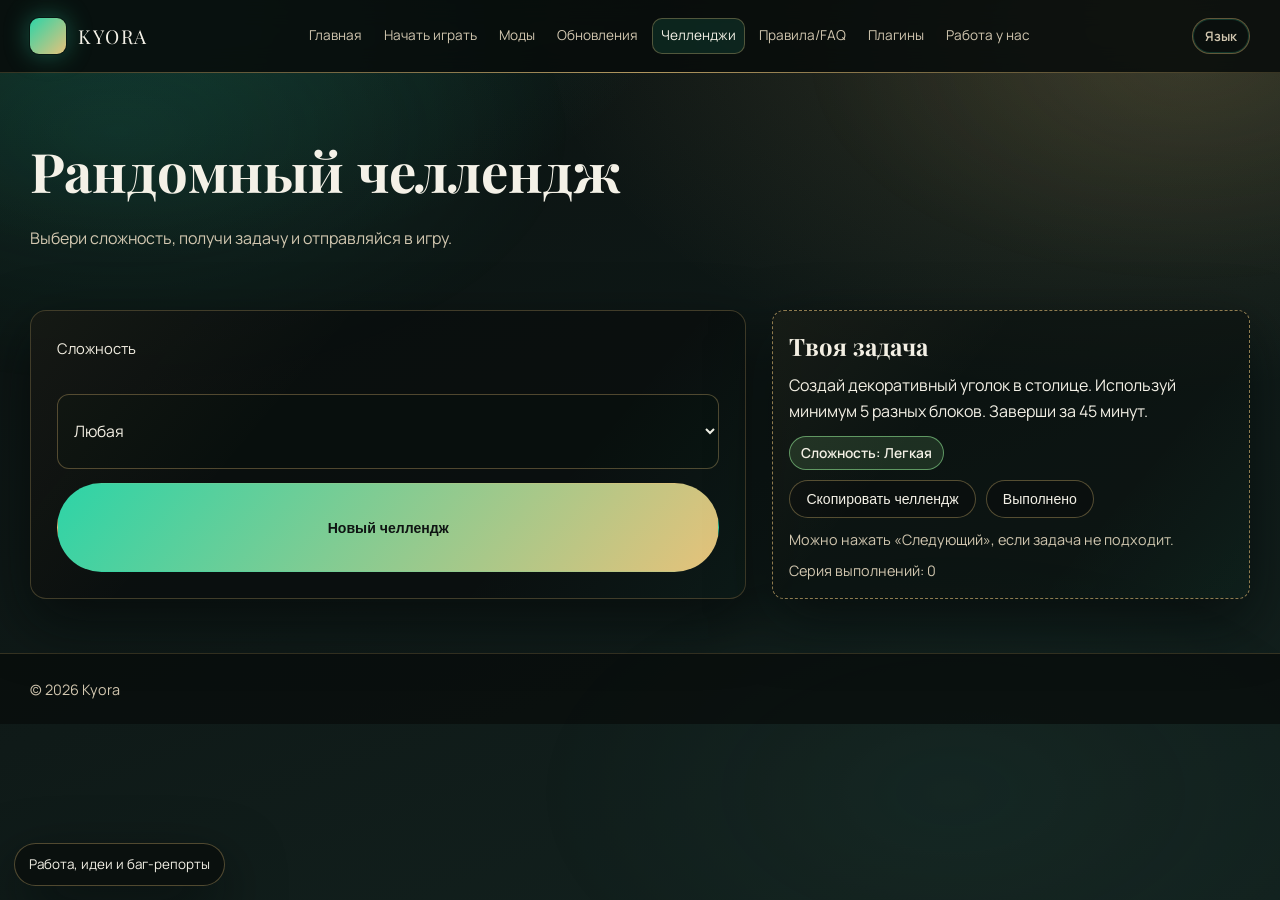
<file: challenges.html>
﻿<!DOCTYPE html>
<html lang="ru">
<head>
  <meta charset="UTF-8">
  <meta name="viewport" content="width=device-width, initial-scale=1.0">
  <title>Kyora — Рандомные челленджи</title>
  <meta name="description" content="Генератор челленджей для игроков Kyora: рандомные цели с разной сложностью без серверных наград.">
  <meta name="robots" content="index, follow">
  <meta name="referrer" content="strict-origin-when-cross-origin">
  <meta name="theme-color" content="#1c1930">
  <link rel="canonical" href="https://slimefrozik.github.io/kyora/challenges.html">
  <meta property="og:type" content="website">
  <meta property="og:title" content="Kyora — Рандомные челленджи">
  <meta property="og:description" content="Генератор челленджей для игроков Kyora: рандомные цели с разной сложностью без серверных наград.">
  <meta property="og:url" content="https://slimefrozik.github.io/kyora/challenges.html">
  <meta property="og:site_name" content="Kyora">
  <meta property="og:image" content="https://slimefrozik.github.io/kyora/assets/og-cover.svg">
  <meta property="twitter:card" content="summary_large_image">
  <meta property="twitter:title" content="Kyora — Рандомные челленджи">
  <meta property="twitter:description" content="Генератор челленджей для игроков Kyora: рандомные цели с разной сложностью без серверных наград.">
  <meta property="twitter:image" content="https://slimefrozik.github.io/kyora/assets/og-cover.svg">
  <link rel="icon" href="assets/favicon.svg" type="image/svg+xml">
  <link rel="preconnect" href="https://fonts.googleapis.com">
  <link rel="preconnect" href="https://fonts.gstatic.com" crossorigin>
  <link href="https://fonts.googleapis.com/css2?family=Playfair+Display:wght@400;500;600;700&family=Manrope:wght@400;500;600;700&display=swap" rel="stylesheet">
  <link rel="stylesheet" href="assets/styles.css">
  <script src="data/telegram-config.js" defer></script>
  <script src="assets/app.js" defer></script>
</head>
<body data-page="challenges">
  <header class="site-header">
    <div class="container topbar">
      <a class="brand" href="index.html"><span class="brand-mark" aria-hidden="true"></span><span class="brand-text">Kyora</span></a>      <nav class="main-nav" id="primary-nav" aria-label="Main navigation">
        <a href="index.html" data-i18n="nav.home">Главная</a>
        <a href="start.html" data-i18n="nav.start">Начать играть</a>
        <a href="mods.html" data-i18n="nav.mods">Моды</a>
        <a href="updates.html" data-i18n="nav.updates">Обновления</a>
        <a href="challenges.html" aria-current="page" data-i18n="nav.challenges">Челленджи</a>
        <a href="rules.html" data-i18n="nav.rules">Правила/FAQ</a>
        <a href="plugins.html" data-i18n="nav.plugins">Плагины</a>
        <a href="jobs.html" data-i18n="nav.jobs">Работа у нас</a>
      </nav>
      <div class="actions">
        <div class="lang-menu" data-lang-menu>
          <button class="lang-toggle" type="button" data-lang-toggle data-i18n="common.lang" aria-expanded="false">Язык</button>
          <div class="lang-options" role="menu">
            <button type="button" data-lang-switch="ru"><span class="flag">&#127479;&#127482;</span><span>RU</span></button>
            <button type="button" data-lang-switch="ua"><span class="flag">&#127482;&#127462;</span><span>UA</span></button>
            <button type="button" data-lang-switch="be"><span class="flag">&#127463;&#127486;</span><span>BE</span></button>
            <button type="button" data-lang-switch="kk"><span class="flag">&#127472;&#127487;</span><span>KZ</span></button>
          </div>
        </div>
        <a class="pill-btn primary" href="index.html#apply-section" data-i18n="common.apply">Подать заявку</a>
        <a class="pill-btn" data-discord-link target="_blank" rel="noopener noreferrer" data-i18n="common.discord">Discord (скоро)</a>
      </div>
    </div>
  </header>

  <main>
    <section class="page-intro">
      <div class="container">
        <h1 data-i18n="challenges.title">Рандомный челлендж</h1>
        <p data-i18n="challenges.subtitle">Выбери сложность, получи задачу и отправляйся в игру.</p>
      </div>
    </section>

    <section class="section">
      <div class="container hero-grid">
        <article class="panel reveal challenge-box">
          <label>
            <span data-i18n="challenges.difficulty">Сложность</span>
            <select id="challenge-difficulty">
              <option value="all" data-i18n="challenges.all">Любая</option>
              <option value="easy" data-i18n="challenges.level.easy">Легкая</option>
              <option value="medium" data-i18n="challenges.level.medium">Средняя</option>
              <option value="hard" data-i18n="challenges.level.hard">Сложная</option>
            </select>
          </label>
          <div class="challenge-actions">
            <button id="challenge-generate" class="pill-btn primary" type="button" data-i18n="challenges.generate">Новый челлендж</button>
          </div>
        </article>

        <article class="panel reveal challenge-result" aria-live="polite">
          <h2 class="challenge-title" data-i18n="challenges.resultTitle">Твоя задача</h2>
          <p class="challenge-text" id="challenge-text"></p>
          <p class="meta challenge-badge" id="challenge-meta"></p>
          <div class="challenge-result-actions">
            <button id="challenge-copy" class="pill-btn" type="button" data-i18n="challenges.copy">Скопировать челлендж</button>
            <button id="challenge-complete" class="pill-btn" type="button" data-i18n="challenges.complete">Выполнено</button>
          </div>
          <p id="challenge-note" class="challenge-note" data-i18n="challenges.note">Можно нажать «Следующий», если задача не подходит.</p>
          <p id="challenge-streak" class="challenge-streak"></p>
        </article>
      </div>
    </section>
  </main>

  <footer class="site-footer">
    <div class="container footer-inner">
      <span>© 2026 Kyora</span>
    </div>
  </footer>

  <div class="toast" id="toast" role="status" aria-live="polite"></div>
</body>
</html>
</file>
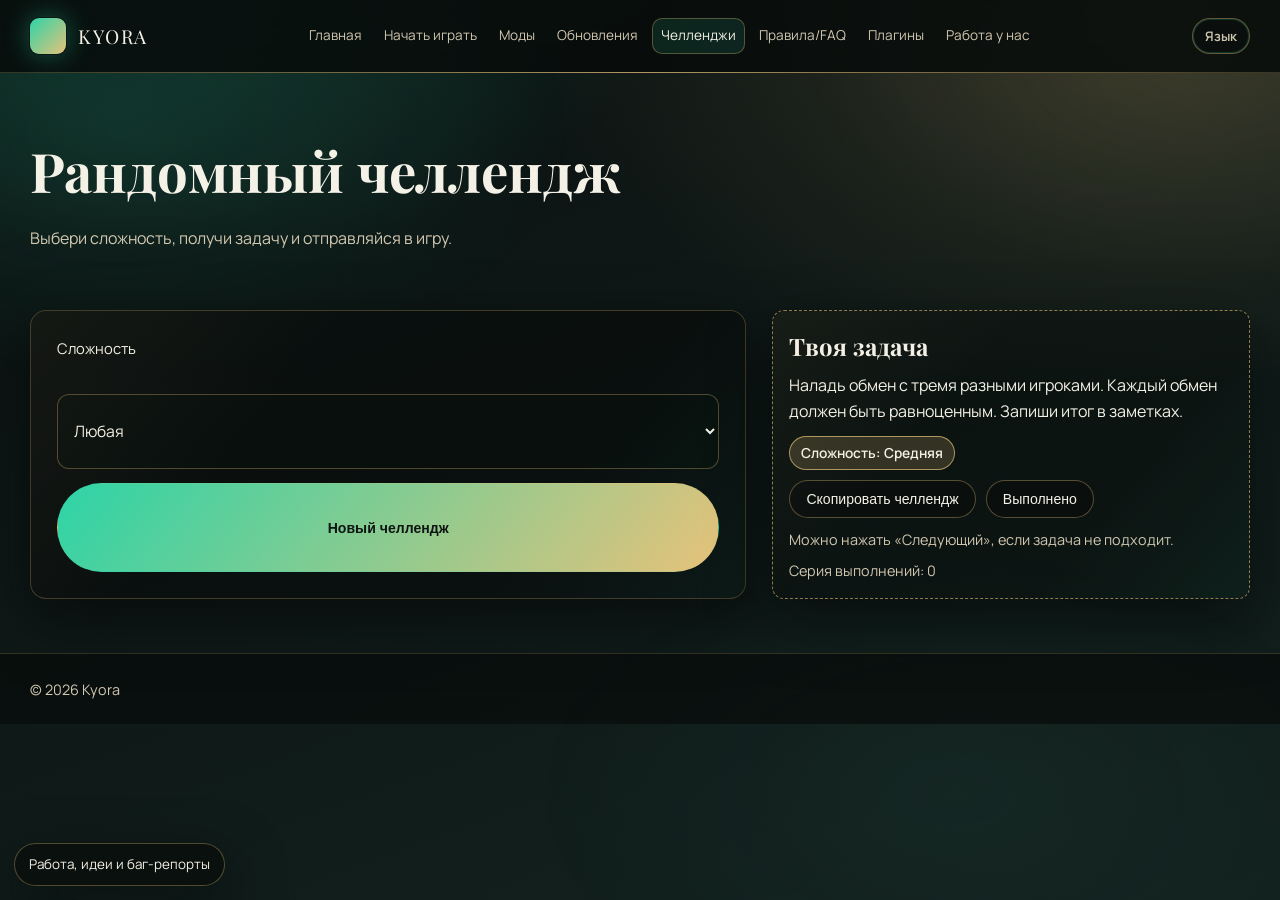
<file: destiny.html>
﻿<!DOCTYPE html>
<html lang="ru">
<head>
  <meta charset="UTF-8">
  <meta http-equiv="refresh" content="0; url=challenges.html">
  <title>Redirecting?</title>
  <script>window.location.replace('challenges.html');</script>
</head>
<body>
  <p>Redirecting to <a href="challenges.html">challenges.html</a>?</p>
</body>
</html>
</file>
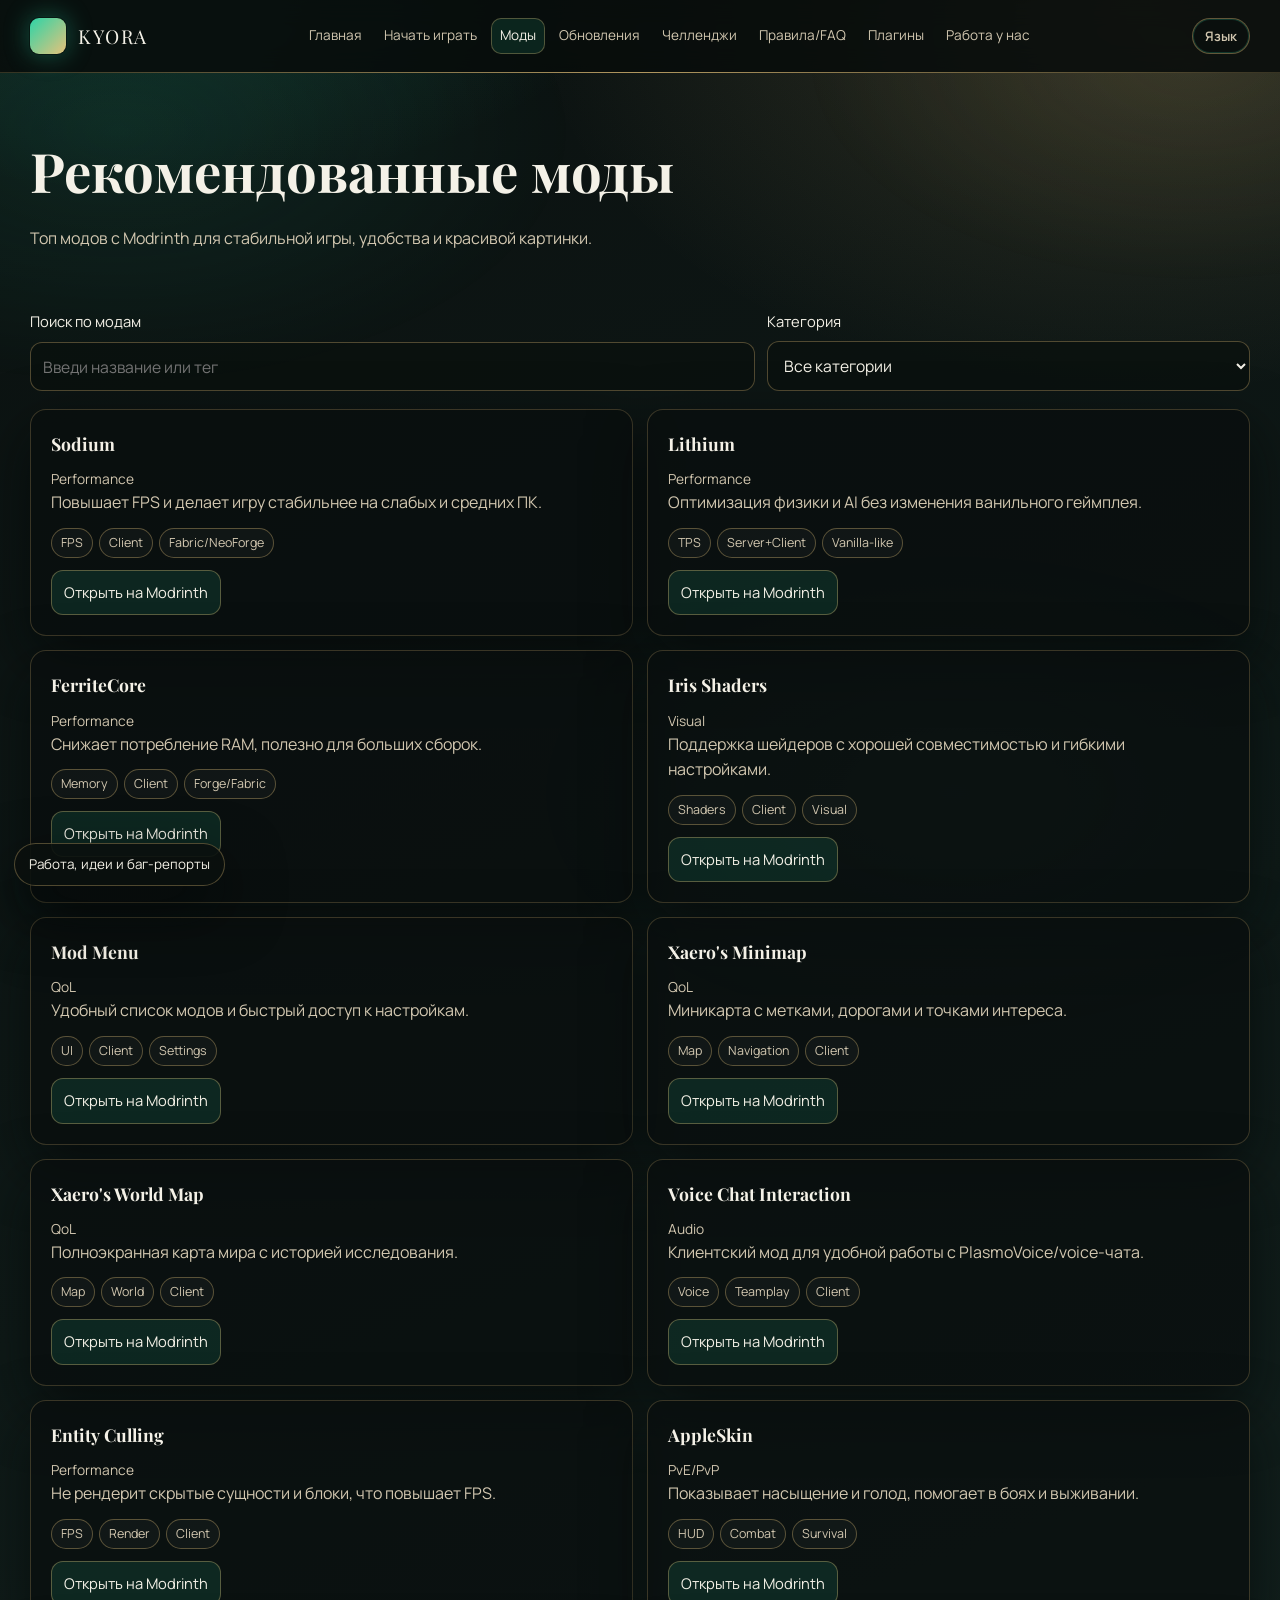
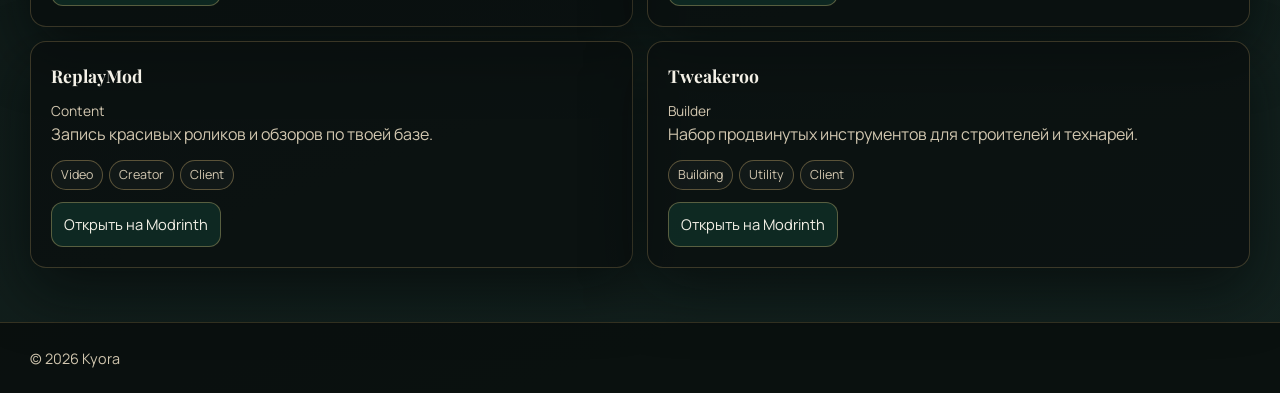
<file: guides.html>
﻿<!DOCTYPE html>
<html lang="ru">
<head>
  <meta charset="UTF-8">
  <meta http-equiv="refresh" content="0; url=mods.html">
  <title>Redirecting?</title>
  <script>window.location.replace('mods.html');</script>
</head>
<body>
  <p>Redirecting to <a href="mods.html">mods.html</a>?</p>
</body>
</html>
</file>
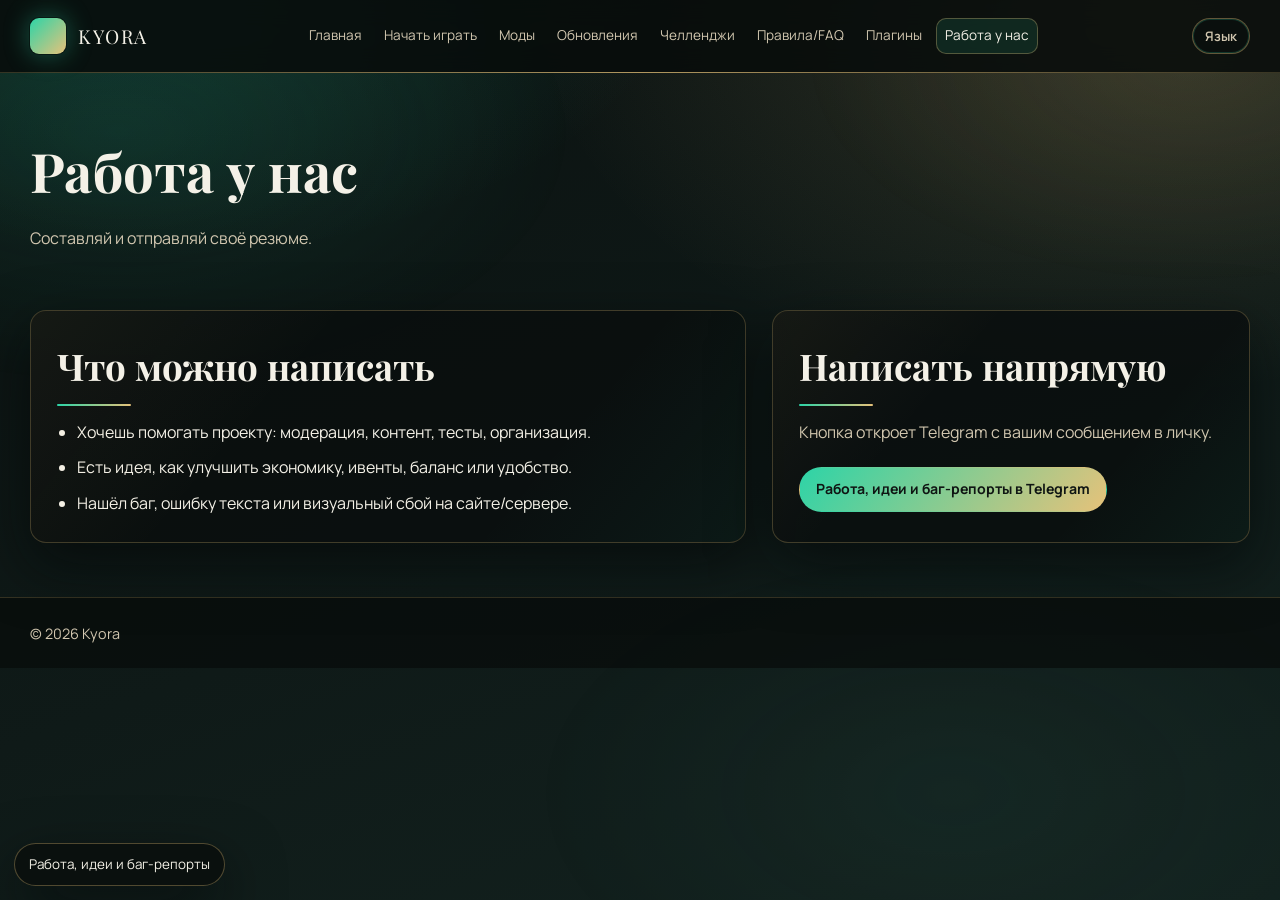
<file: jobs.html>
﻿<!DOCTYPE html>
<html lang="ru">
<head>
  <meta charset="UTF-8">
  <meta name="viewport" content="width=device-width, initial-scale=1.0">
  <title>Kyora — Работа и обратная связь</title>
  <meta name="description" content="Работа и обратная связь в Kyora: вакансии, идеи и предложения через Telegram.">
  <meta name="robots" content="index, follow">
  <meta name="referrer" content="strict-origin-when-cross-origin">
  <meta name="theme-color" content="#1c1930">
  <link rel="canonical" href="https://slimefrozik.github.io/kyora/jobs.html">
  <meta property="og:type" content="website">
  <meta property="og:title" content="Kyora — Работа и обратная связь">
  <meta property="og:description" content="Работа и обратная связь в Kyora: вакансии, идеи и предложения через Telegram.">
  <meta property="og:url" content="https://slimefrozik.github.io/kyora/jobs.html">
  <meta property="og:site_name" content="Kyora">
  <meta property="og:image" content="https://slimefrozik.github.io/kyora/assets/og-cover.svg">
  <meta property="twitter:card" content="summary_large_image">
  <meta property="twitter:title" content="Kyora — Работа и обратная связь">
  <meta property="twitter:description" content="Работа и обратная связь в Kyora: вакансии, идеи и предложения через Telegram.">
  <meta property="twitter:image" content="https://slimefrozik.github.io/kyora/assets/og-cover.svg">
  <link rel="icon" href="assets/favicon.svg" type="image/svg+xml">
  <link rel="preconnect" href="https://fonts.googleapis.com">
  <link rel="preconnect" href="https://fonts.gstatic.com" crossorigin>
  <link href="https://fonts.googleapis.com/css2?family=Playfair+Display:wght@400;500;600;700&family=Manrope:wght@400;500;600;700&display=swap" rel="stylesheet">
  <link rel="stylesheet" href="assets/styles.css">
  <script src="data/telegram-config.js" defer></script>
  <script src="assets/app.js" defer></script>
</head>
<body data-page="jobs">
  <header class="site-header">
    <div class="container topbar">
      <a class="brand" href="index.html"><span class="brand-mark" aria-hidden="true"></span><span class="brand-text">Kyora</span></a>      <nav class="main-nav" id="primary-nav" aria-label="Main navigation">
        <a href="index.html" data-i18n="nav.home">Главная</a>
        <a href="start.html" data-i18n="nav.start">Начать играть</a>
        <a href="mods.html" data-i18n="nav.mods">Моды</a>
        <a href="updates.html" data-i18n="nav.updates">Обновления</a>
        <a href="challenges.html" data-i18n="nav.challenges">Челленджи</a>
        <a href="rules.html" data-i18n="nav.rules">Правила/FAQ</a>
        <a href="plugins.html" data-i18n="nav.plugins">Плагины</a>
        <a href="jobs.html" aria-current="page" data-i18n="nav.jobs">Работа у нас</a>
      </nav>
      <div class="actions">
        <div class="lang-menu" data-lang-menu>
          <button class="lang-toggle" type="button" data-lang-toggle data-i18n="common.lang" aria-expanded="false">Язык</button>
          <div class="lang-options" role="menu">
            <button type="button" data-lang-switch="ru"><span class="flag">&#127479;&#127482;</span><span>RU</span></button>
            <button type="button" data-lang-switch="ua"><span class="flag">&#127482;&#127462;</span><span>UA</span></button>
            <button type="button" data-lang-switch="be"><span class="flag">&#127463;&#127486;</span><span>BE</span></button>
            <button type="button" data-lang-switch="kk"><span class="flag">&#127472;&#127487;</span><span>KZ</span></button>
          </div>
        </div>
        <a class="pill-btn primary" href="index.html#apply-section" data-i18n="common.apply">Подать заявку</a>
        <a class="pill-btn" data-discord-link target="_blank" rel="noopener noreferrer" data-i18n="common.discord">Discord (скоро)</a>
      </div>
    </div>
  </header>

  <main>
    <section class="page-intro">
      <div class="container">
        <h1 data-i18n="jobs.title">Работа у нас</h1>
        <p data-i18n="jobs.subtitle">Составляй и отправляй своё резюме.</p>
      </div>
    </section>

    <section class="section">
      <div class="container hero-grid">
        <article class="panel reveal">
          <h2 class="section-title" data-i18n="jobs.blockTitle">Что можно написать</h2>
          <ul class="rules-list">
            <li data-i18n="jobs.item1">Хочешь помогать проекту: модерация, контент, тесты, организация.</li>
            <li data-i18n="jobs.item2">Есть идея, как улучшить экономику, ивенты, баланс или удобство.</li>
            <li data-i18n="jobs.item3">Нашёл баг, ошибку текста или визуальный сбой на сайте/сервере.</li>
          </ul>
        </article>

        <article class="panel reveal">
          <h2 class="section-title" data-i18n="jobs.ctaTitle">Написать напрямую</h2>
          <p class="section-subtitle" data-i18n="jobs.ctaSub">Кнопка откроет Telegram с вашим сообщением в личку.</p>
          <div class="cta-row">
            <a class="pill-btn primary" data-feedback-link target="_blank" rel="noopener noreferrer" data-i18n="jobs.cta">Работа, идеи и баг-репорты в Telegram</a>
          </div>
        </article>
      </div>
    </section>
  </main>

  <footer class="site-footer">
    <div class="container footer-inner">
      <span>© 2026 Kyora</span>
    </div>
  </footer>

  <div class="toast" id="toast" role="status" aria-live="polite"></div>
</body>
</html>
</file>
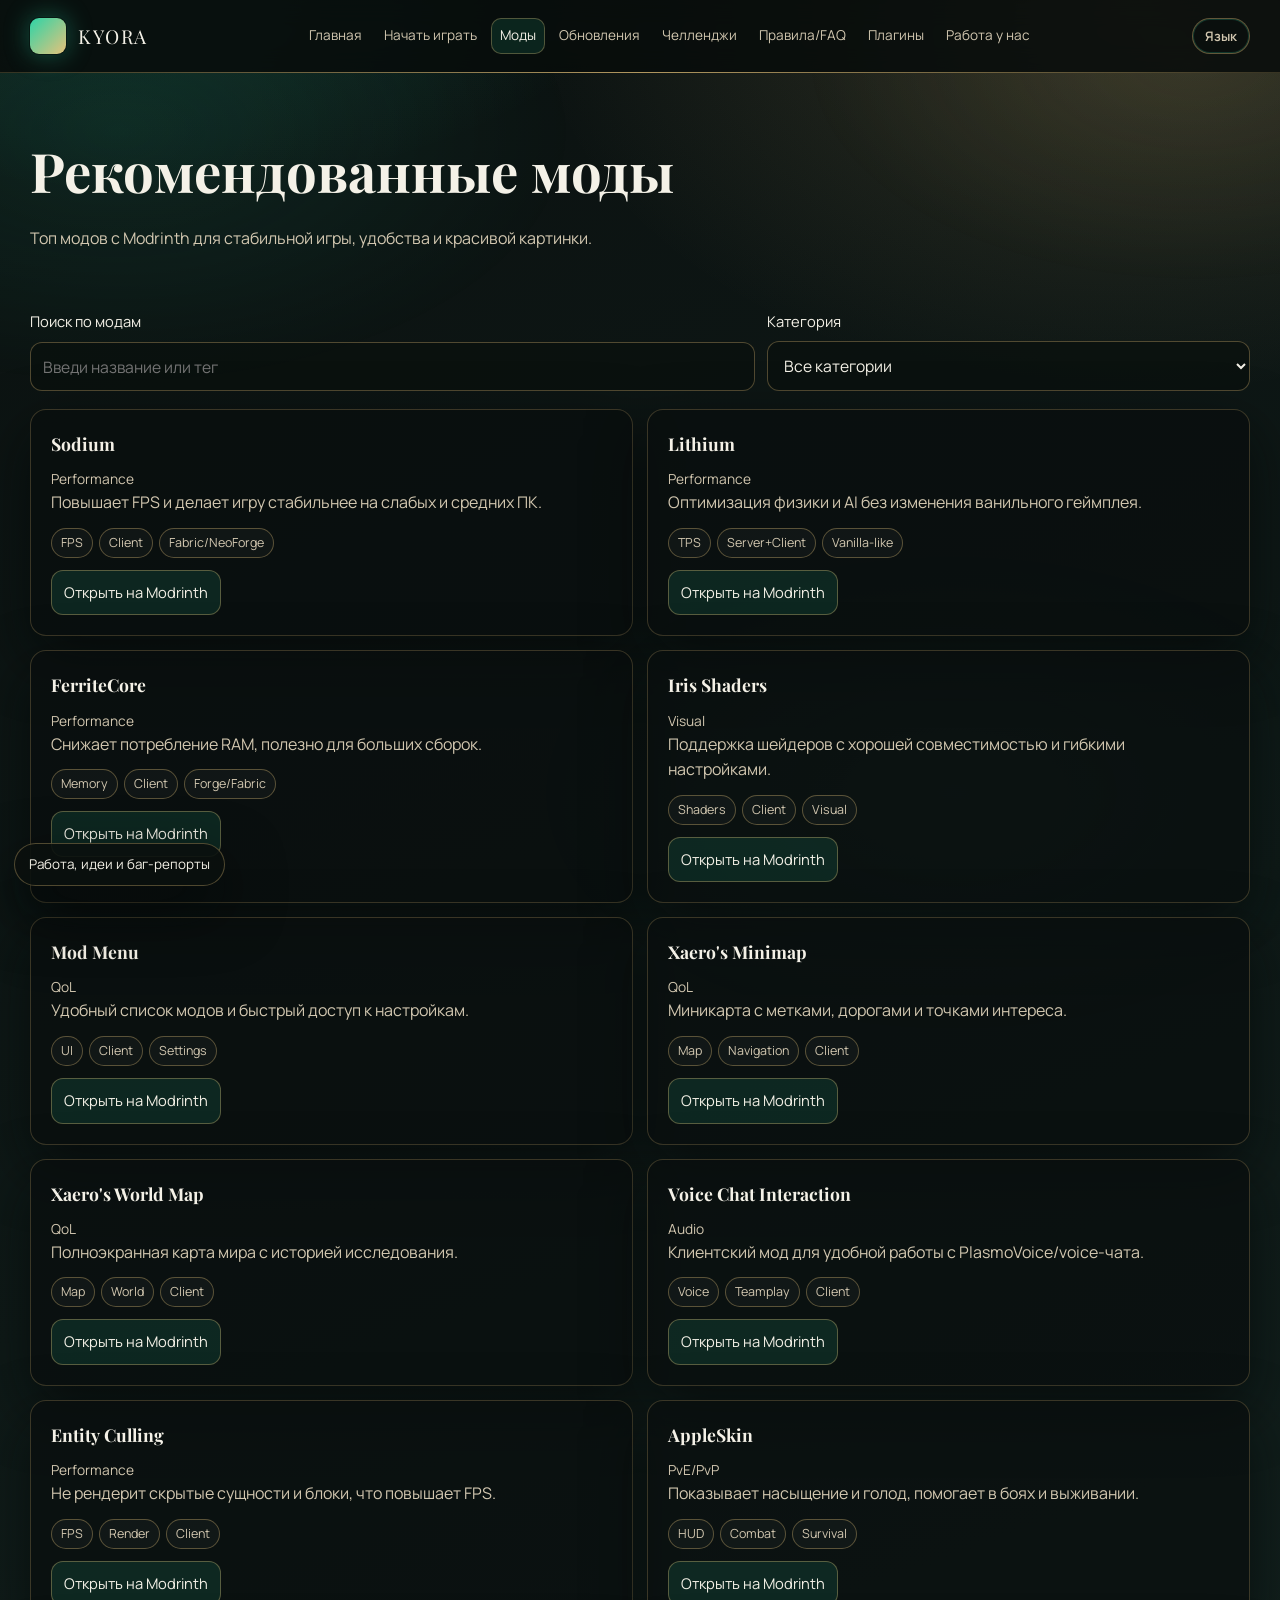
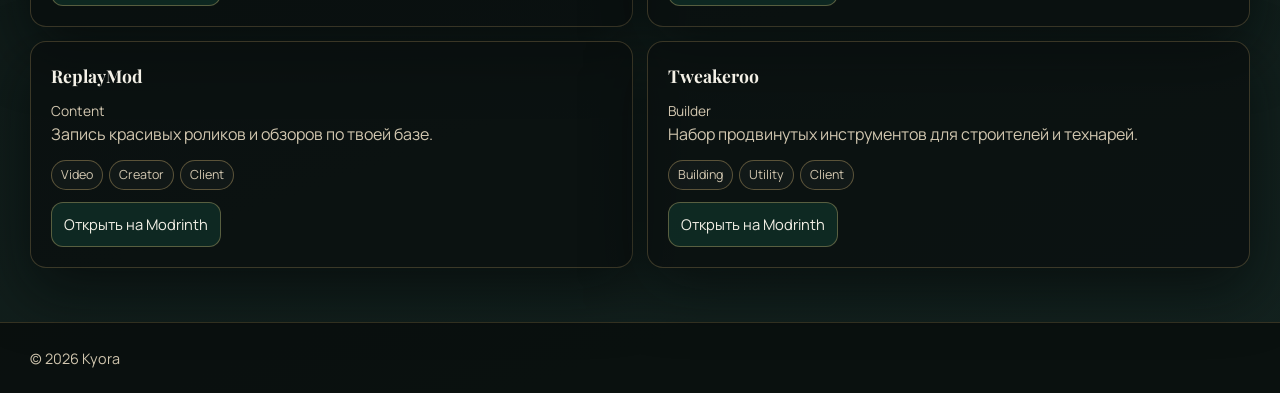
<file: mods.html>
﻿<!DOCTYPE html>
<html lang="ru">
<head>
  <meta charset="UTF-8">
  <meta name="viewport" content="width=device-width, initial-scale=1.0">
  <title>Kyora — Рекомендованные моды</title>
  <meta name="description" content="Топ полезных модов с Modrinth для игроков Kyora: FPS, QoL, карта, визуал, контент.">
  <meta name="robots" content="index, follow">
  <meta name="referrer" content="strict-origin-when-cross-origin">
  <meta name="theme-color" content="#1c1930">
  <link rel="canonical" href="https://slimefrozik.github.io/kyora/mods.html">
  <meta property="og:type" content="website">
  <meta property="og:title" content="Kyora — Рекомендованные моды">
  <meta property="og:description" content="Топ полезных модов с Modrinth для игроков Kyora: FPS, QoL, карта, визуал, контент.">
  <meta property="og:url" content="https://slimefrozik.github.io/kyora/mods.html">
  <meta property="og:site_name" content="Kyora">
  <meta property="og:image" content="https://slimefrozik.github.io/kyora/assets/og-cover.svg">
  <meta property="twitter:card" content="summary_large_image">
  <meta property="twitter:title" content="Kyora — Рекомендованные моды">
  <meta property="twitter:description" content="Топ полезных модов с Modrinth для игроков Kyora: FPS, QoL, карта, визуал, контент.">
  <meta property="twitter:image" content="https://slimefrozik.github.io/kyora/assets/og-cover.svg">
  <link rel="icon" href="assets/favicon.svg" type="image/svg+xml">
  <link rel="preconnect" href="https://fonts.googleapis.com">
  <link rel="preconnect" href="https://fonts.gstatic.com" crossorigin>
  <link href="https://fonts.googleapis.com/css2?family=Playfair+Display:wght@400;500;600;700&family=Manrope:wght@400;500;600;700&display=swap" rel="stylesheet">
  <link rel="stylesheet" href="assets/styles.css">
  <script src="data/telegram-config.js" defer></script>
  <script src="assets/app.js" defer></script>
</head>
<body data-page="mods">
  <header class="site-header">
    <div class="container topbar">
      <a class="brand" href="index.html"><span class="brand-mark" aria-hidden="true"></span><span class="brand-text">Kyora</span></a>      <nav class="main-nav" id="primary-nav" aria-label="Main navigation">
        <a href="index.html" data-i18n="nav.home">Главная</a>
        <a href="start.html" data-i18n="nav.start">Начать играть</a>
        <a href="mods.html" aria-current="page" data-i18n="nav.mods">Моды</a>
        <a href="updates.html" data-i18n="nav.updates">Обновления</a>
        <a href="challenges.html" data-i18n="nav.challenges">Челленджи</a>
        <a href="rules.html" data-i18n="nav.rules">Правила/FAQ</a>
        <a href="plugins.html" data-i18n="nav.plugins">Плагины</a>
        <a href="jobs.html" data-i18n="nav.jobs">Работа у нас</a>
      </nav>
      <div class="actions">
        <div class="lang-menu" data-lang-menu>
          <button class="lang-toggle" type="button" data-lang-toggle data-i18n="common.lang" aria-expanded="false">Язык</button>
          <div class="lang-options" role="menu">
            <button type="button" data-lang-switch="ru"><span class="flag">&#127479;&#127482;</span><span>RU</span></button>
            <button type="button" data-lang-switch="ua"><span class="flag">&#127482;&#127462;</span><span>UA</span></button>
            <button type="button" data-lang-switch="be"><span class="flag">&#127463;&#127486;</span><span>BE</span></button>
            <button type="button" data-lang-switch="kk"><span class="flag">&#127472;&#127487;</span><span>KZ</span></button>
          </div>
        </div>
        <a class="pill-btn primary" href="index.html#apply-section" data-i18n="common.apply">Подать заявку</a>
        <a class="pill-btn" data-discord-link target="_blank" rel="noopener noreferrer" data-i18n="common.discord">Discord (скоро)</a>
      </div>
    </div>
  </header>

  <main>
    <section class="page-intro">
      <div class="container">
        <h1 data-i18n="mods.title">Рекомендованные моды</h1>
        <p data-i18n="mods.subtitle">Топ модов с Modrinth для стабильной игры, удобства и красивой картинки.</p>
      </div>
    </section>

    <section class="section">
      <div class="container">
        <div class="filters">
          <label>
            <span data-i18n="mods.search">Поиск по модам</span>
            <input id="mods-search" type="search" data-i18n-placeholder="mods.searchPlaceholder" placeholder="Введи название или тег">
          </label>
          <label>
            <span data-i18n="mods.category">Категория</span>
            <select id="mods-category"></select>
          </label>
        </div>

        <div id="mods-list" class="mods-grid"></div>
      </div>
    </section>
  </main>

  <footer class="site-footer">
    <div class="container footer-inner">
      <span>© 2026 Kyora</span>
    </div>
  </footer>

  <div class="toast" id="toast" role="status" aria-live="polite"></div>
</body>
</html>
</file>
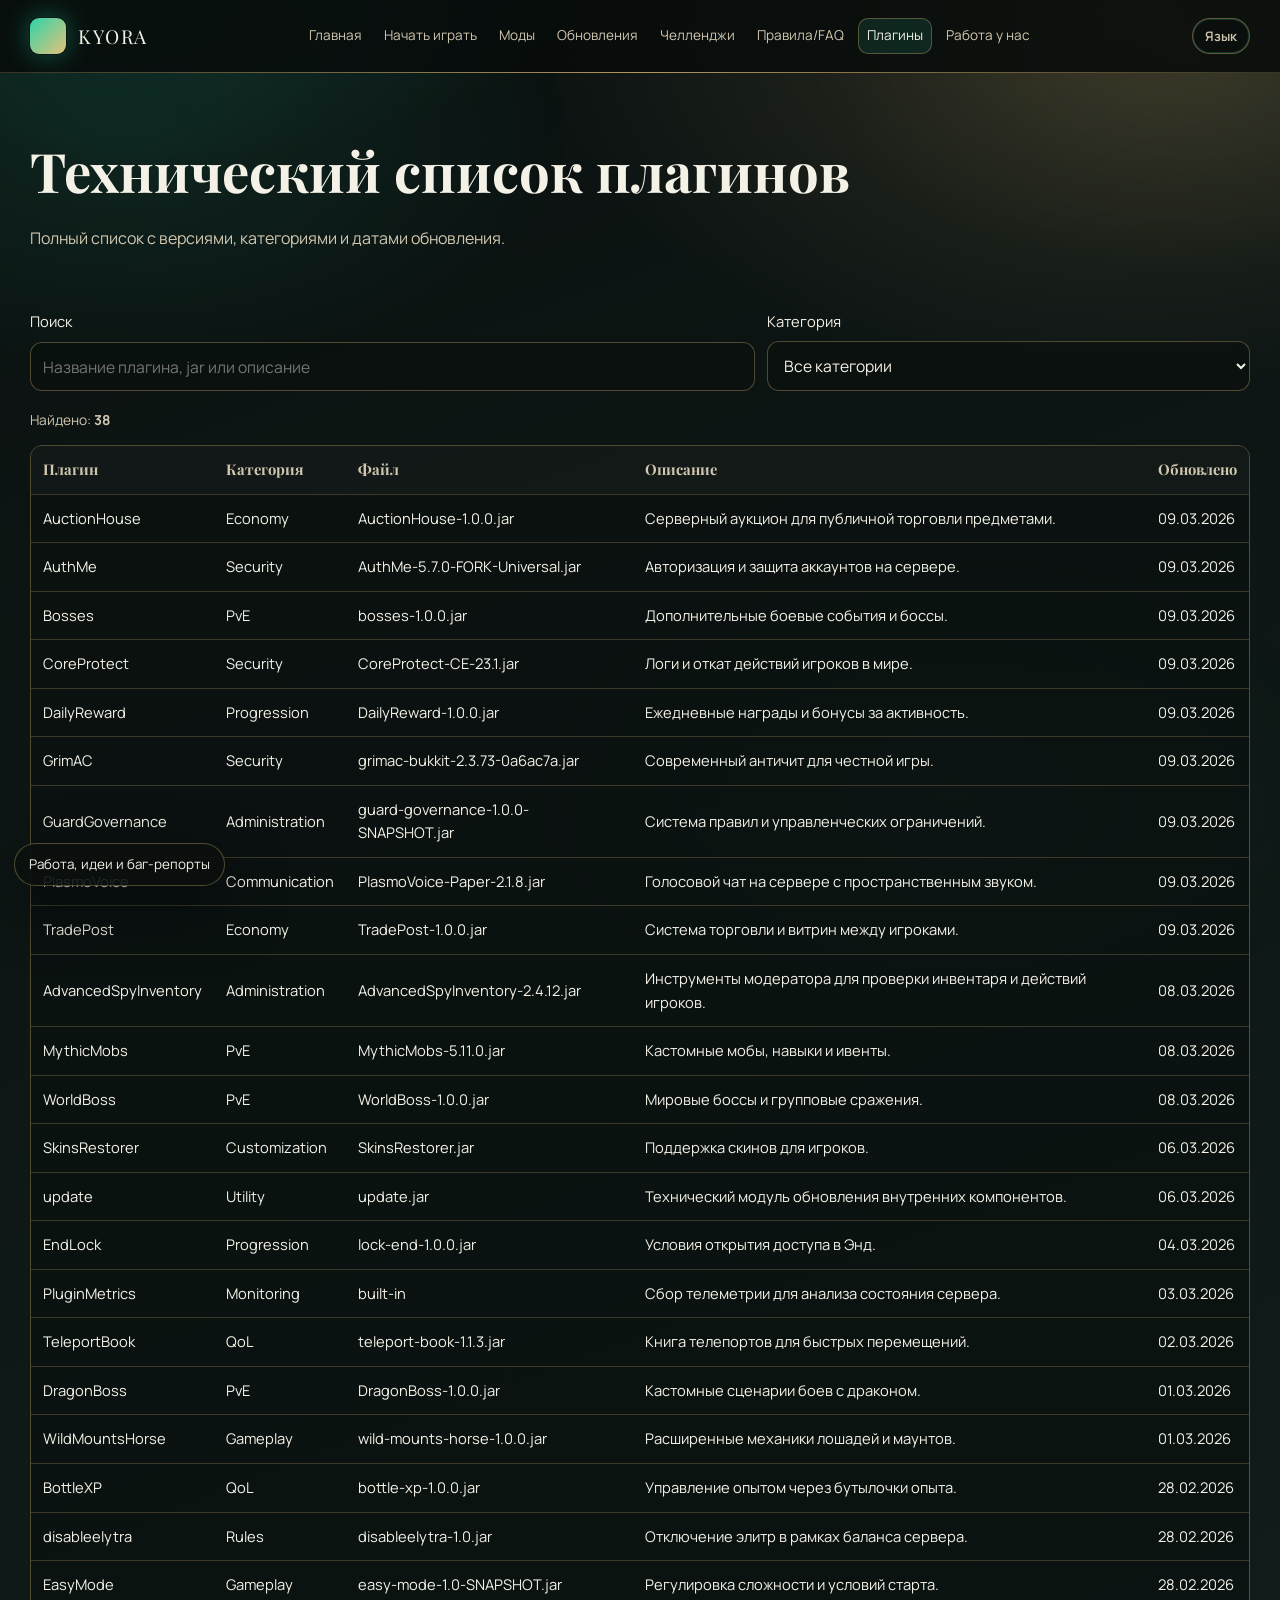
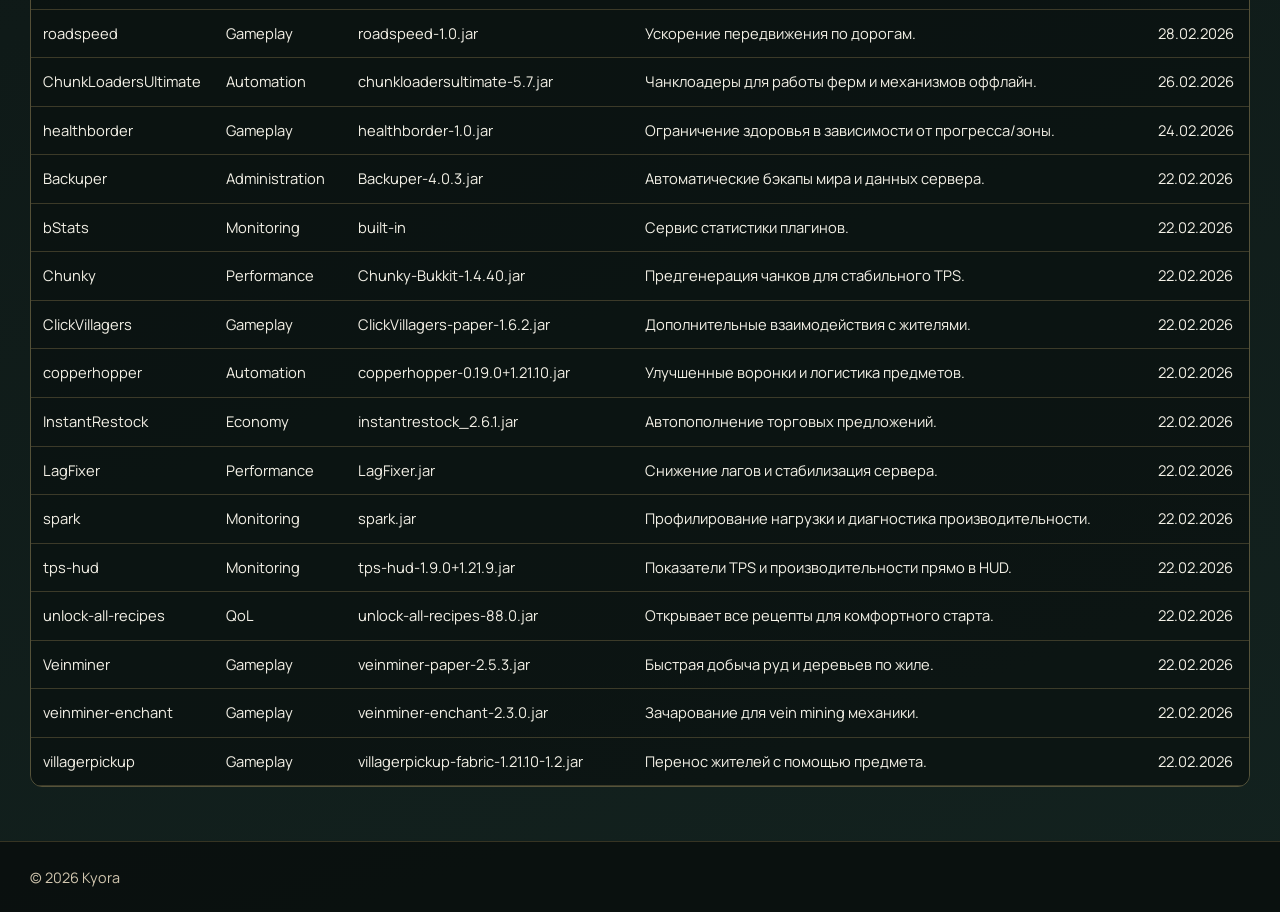
<file: plugins.html>
﻿<!DOCTYPE html>
<html lang="ru">
<head>
  <meta charset="UTF-8">
  <meta name="viewport" content="width=device-width, initial-scale=1.0">
  <title>Kyora — Список плагинов</title>
  <meta name="description" content="Технический список плагинов сервера Kyora с версиями, категориями, поиском и фильтрацией.">
  <meta name="robots" content="index, follow">
  <meta name="referrer" content="strict-origin-when-cross-origin">
  <meta name="theme-color" content="#1c1930">
  <link rel="canonical" href="https://slimefrozik.github.io/kyora/plugins.html">
  <meta property="og:type" content="website">
  <meta property="og:title" content="Kyora — Список плагинов">
  <meta property="og:description" content="Технический список плагинов сервера Kyora с версиями, категориями, поиском и фильтрацией.">
  <meta property="og:url" content="https://slimefrozik.github.io/kyora/plugins.html">
  <meta property="og:site_name" content="Kyora">
  <meta property="og:image" content="https://slimefrozik.github.io/kyora/assets/og-cover.svg">
  <meta property="twitter:card" content="summary_large_image">
  <meta property="twitter:title" content="Kyora — Список плагинов">
  <meta property="twitter:description" content="Технический список плагинов сервера Kyora с версиями, категориями, поиском и фильтрацией.">
  <meta property="twitter:image" content="https://slimefrozik.github.io/kyora/assets/og-cover.svg">
  <link rel="icon" href="assets/favicon.svg" type="image/svg+xml">
  <link rel="preconnect" href="https://fonts.googleapis.com">
  <link rel="preconnect" href="https://fonts.gstatic.com" crossorigin>
  <link href="https://fonts.googleapis.com/css2?family=Playfair+Display:wght@400;500;600;700&family=Manrope:wght@400;500;600;700&display=swap" rel="stylesheet">
  <link rel="stylesheet" href="assets/styles.css">
  <script src="data/telegram-config.js" defer></script>
  <script src="assets/app.js" defer></script>
</head>
<body data-page="plugins">
  <header class="site-header">
    <div class="container topbar">
      <a class="brand" href="index.html"><span class="brand-mark" aria-hidden="true"></span><span class="brand-text">Kyora</span></a>      <nav class="main-nav" id="primary-nav" aria-label="Main navigation">
        <a href="index.html" data-i18n="nav.home">Главная</a>
        <a href="start.html" data-i18n="nav.start">Начать играть</a>
        <a href="mods.html" data-i18n="nav.mods">Моды</a>
        <a href="updates.html" data-i18n="nav.updates">Обновления</a>
        <a href="challenges.html" data-i18n="nav.challenges">Челленджи</a>
        <a href="rules.html" data-i18n="nav.rules">Правила/FAQ</a>
        <a href="plugins.html" aria-current="page" data-i18n="nav.plugins">Плагины</a>
        <a href="jobs.html" data-i18n="nav.jobs">Работа у нас</a>
      </nav>
      <div class="actions">
        <div class="lang-menu" data-lang-menu>
          <button class="lang-toggle" type="button" data-lang-toggle data-i18n="common.lang" aria-expanded="false">Язык</button>
          <div class="lang-options" role="menu">
            <button type="button" data-lang-switch="ru"><span class="flag">&#127479;&#127482;</span><span>RU</span></button>
            <button type="button" data-lang-switch="ua"><span class="flag">&#127482;&#127462;</span><span>UA</span></button>
            <button type="button" data-lang-switch="be"><span class="flag">&#127463;&#127486;</span><span>BE</span></button>
            <button type="button" data-lang-switch="kk"><span class="flag">&#127472;&#127487;</span><span>KZ</span></button>
          </div>
        </div>
        <a class="pill-btn primary" href="index.html#apply-section" data-i18n="common.apply">Подать заявку</a>
        <a class="pill-btn" data-discord-link target="_blank" rel="noopener noreferrer" data-i18n="common.discord">Discord (скоро)</a>
      </div>
    </div>
  </header>

  <main>
    <section class="page-intro">
      <div class="container">
        <h1 data-i18n="plugins.title">Технический список плагинов</h1>
        <p data-i18n="plugins.subtitle">Полный список с версиями, категориями и датами обновления.</p>
      </div>
    </section>

    <section class="section">
      <div class="container">
        <div class="filters">
          <label>
            <span data-i18n="plugins.search">Поиск</span>
            <input id="plugins-search" type="search" data-i18n-placeholder="plugins.searchPlaceholder" placeholder="Название плагина, jar или описание">
          </label>
          <label>
            <span data-i18n="plugins.category">Категория</span>
            <select id="plugins-category"></select>
          </label>
        </div>

        <p class="meta"><span data-i18n="plugins.countLabel">Найдено</span>: <strong id="plugins-count">0</strong></p>

        <div class="plugins-table-wrap">
          <table>
            <thead>
              <tr>
                <th data-i18n="plugins.thName">Плагин</th>
                <th data-i18n="plugins.thCategory">Категория</th>
                <th data-i18n="plugins.thJar">Файл</th>
                <th data-i18n="plugins.thDesc">Описание</th>
                <th data-i18n="plugins.thDate">Обновлено</th>
              </tr>
            </thead>
            <tbody id="plugins-body"></tbody>
          </table>
        </div>
      </div>
    </section>
  </main>

  <footer class="site-footer">
    <div class="container footer-inner">
      <span>© 2026 Kyora</span>
    </div>
  </footer>

  <div class="toast" id="toast" role="status" aria-live="polite"></div>
</body>
</html>
</file>
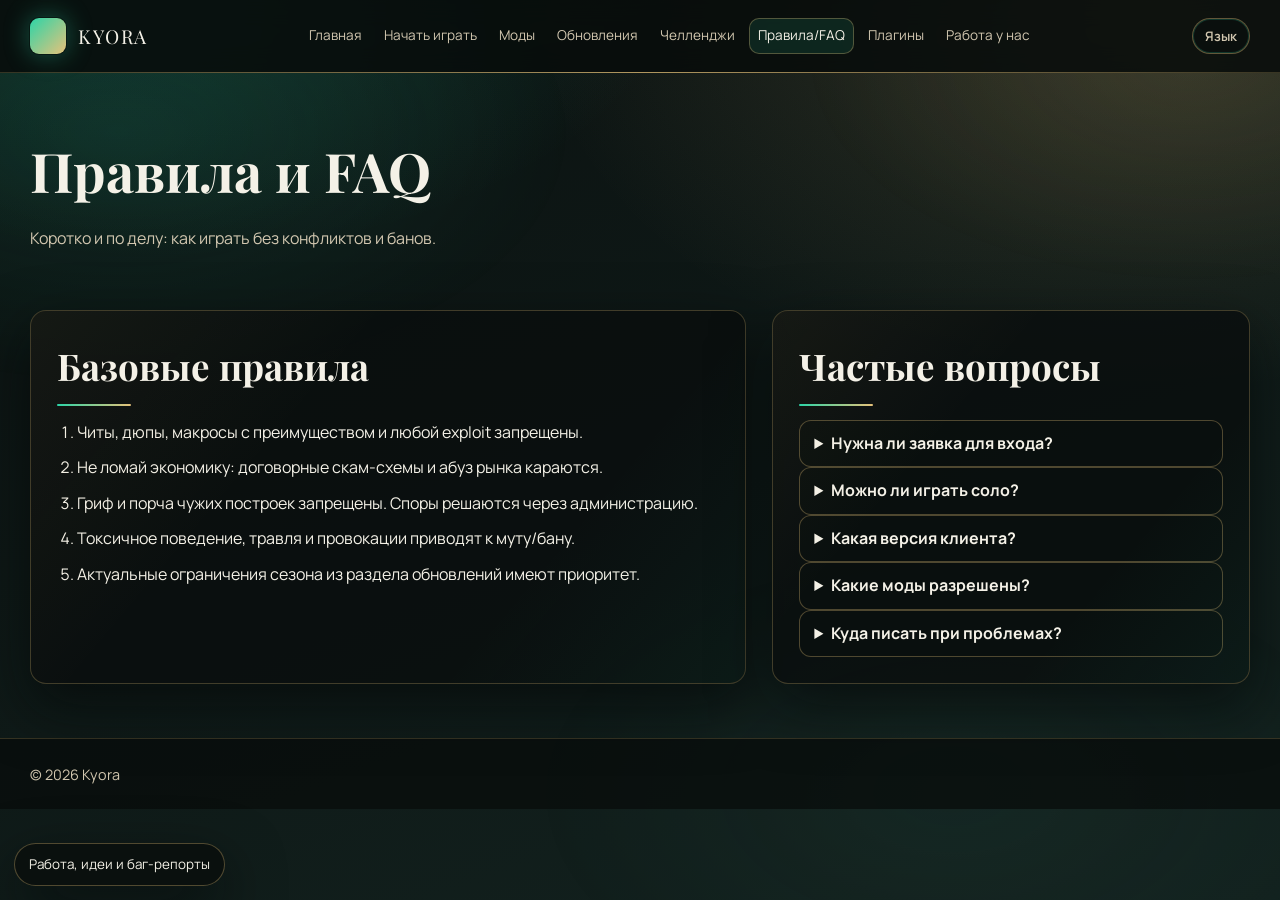
<file: rules.html>
﻿<!DOCTYPE html>
<html lang="ru">
<head>
  <meta charset="UTF-8">
  <meta name="viewport" content="width=device-width, initial-scale=1.0">
  <title>Kyora — Правила и FAQ</title>
  <meta name="description" content="Краткие правила и ответы на частые вопросы сервера Kyora: как играть, что запрещено, куда писать.">
  <meta name="robots" content="index, follow">
  <meta name="referrer" content="strict-origin-when-cross-origin">
  <meta name="theme-color" content="#1c1930">
  <link rel="canonical" href="https://slimefrozik.github.io/kyora/rules.html">
  <meta property="og:type" content="website">
  <meta property="og:title" content="Kyora — Правила и FAQ">
  <meta property="og:description" content="Краткие правила и ответы на частые вопросы сервера Kyora: как играть, что запрещено, куда писать.">
  <meta property="og:url" content="https://slimefrozik.github.io/kyora/rules.html">
  <meta property="og:site_name" content="Kyora">
  <meta property="og:image" content="https://slimefrozik.github.io/kyora/assets/og-cover.svg">
  <meta property="twitter:card" content="summary_large_image">
  <meta property="twitter:title" content="Kyora — Правила и FAQ">
  <meta property="twitter:description" content="Краткие правила и ответы на частые вопросы сервера Kyora: как играть, что запрещено, куда писать.">
  <meta property="twitter:image" content="https://slimefrozik.github.io/kyora/assets/og-cover.svg">
  <link rel="icon" href="assets/favicon.svg" type="image/svg+xml">
  <link rel="preconnect" href="https://fonts.googleapis.com">
  <link rel="preconnect" href="https://fonts.gstatic.com" crossorigin>
  <link href="https://fonts.googleapis.com/css2?family=Playfair+Display:wght@400;500;600;700&family=Manrope:wght@400;500;600;700&display=swap" rel="stylesheet">
  <link rel="stylesheet" href="assets/styles.css">
  <script src="data/telegram-config.js" defer></script>
  <script src="assets/app.js" defer></script>
</head>
<body data-page="rules">
  <header class="site-header">
    <div class="container topbar">
      <a class="brand" href="index.html"><span class="brand-mark" aria-hidden="true"></span><span class="brand-text">Kyora</span></a>      <nav class="main-nav" id="primary-nav" aria-label="Main navigation">
        <a href="index.html" data-i18n="nav.home">Главная</a>
        <a href="start.html" data-i18n="nav.start">Начать играть</a>
        <a href="mods.html" data-i18n="nav.mods">Моды</a>
        <a href="updates.html" data-i18n="nav.updates">Обновления</a>
        <a href="challenges.html" data-i18n="nav.challenges">Челленджи</a>
        <a href="rules.html" aria-current="page" data-i18n="nav.rules">Правила/FAQ</a>
        <a href="plugins.html" data-i18n="nav.plugins">Плагины</a>
        <a href="jobs.html" data-i18n="nav.jobs">Работа у нас</a>
      </nav>
      <div class="actions">
        <div class="lang-menu" data-lang-menu>
          <button class="lang-toggle" type="button" data-lang-toggle data-i18n="common.lang" aria-expanded="false">Язык</button>
          <div class="lang-options" role="menu">
            <button type="button" data-lang-switch="ru"><span class="flag">&#127479;&#127482;</span><span>RU</span></button>
            <button type="button" data-lang-switch="ua"><span class="flag">&#127482;&#127462;</span><span>UA</span></button>
            <button type="button" data-lang-switch="be"><span class="flag">&#127463;&#127486;</span><span>BE</span></button>
            <button type="button" data-lang-switch="kk"><span class="flag">&#127472;&#127487;</span><span>KZ</span></button>
          </div>
        </div>
        <a class="pill-btn primary" href="index.html#apply-section" data-i18n="common.apply">Подать заявку</a>
        <a class="pill-btn" data-discord-link target="_blank" rel="noopener noreferrer" data-i18n="common.discord">Discord (скоро)</a>
      </div>
    </div>
  </header>

  <main>
    <section class="page-intro">
      <div class="container">
        <h1 data-i18n="rules.title">Правила и FAQ</h1>
        <p data-i18n="rules.subtitle">Коротко и по делу: как играть без конфликтов и банов.</p>
      </div>
    </section>

    <section class="section">
      <div class="container hero-grid">
        <article class="panel reveal">
          <h2 class="section-title" data-i18n="rules.rulesTitle">Базовые правила</h2>
          <ol class="rules-list">
            <li data-i18n="rules.r1">Читы, дюпы, макросы с преимуществом и любой exploit запрещены.</li>
            <li data-i18n="rules.r2">Не ломай экономику: договорные скам-схемы и абуз рынка караются.</li>
            <li data-i18n="rules.r3">Гриф и порча чужих построек запрещены. Споры решаются через администрацию.</li>
            <li data-i18n="rules.r4">Токсичное поведение, травля и провокации приводят к муту/бану.</li>
            <li data-i18n="rules.r5">Актуальные ограничения сезона из раздела обновлений имеют приоритет.</li>
          </ol>
        </article>

        <article class="panel reveal">
          <h2 class="section-title" data-i18n="rules.faqTitle">Частые вопросы</h2>

          <details>
            <summary data-i18n="rules.q1">Нужна ли заявка для входа?</summary>
            <p data-i18n="rules.a1">Да. Заполни анкету на главной: сообщение уйдёт в Telegram-бота.</p>
          </details>

          <details>
            <summary data-i18n="rules.q2">Можно ли играть соло?</summary>
            <p data-i18n="rules.a2">Да. Но команда ускоряет развитие в экономике и PvE-контенте.</p>
          </details>

          <details>
            <summary data-i18n="rules.q3">Какая версия клиента?</summary>
            <p data-i18n="rules.a3">Minecraft Java 1.21.10.</p>
          </details>

          <details>
            <summary data-i18n="rules.q4">Какие моды разрешены?</summary>
            <p data-i18n="rules.a4">Разрешены клиентские QoL/FPS-моды. Читы и боевые преимущества запрещены.</p>
          </details>

          <details>
            <summary data-i18n="rules.q5">Куда писать при проблемах?</summary>
            <p data-i18n="rules.a5">В Discord или Telegram-боту. Обычно отвечаем в день обращения.</p>
          </details>
        </article>
      </div>
    </section>
  </main>

  <footer class="site-footer">
    <div class="container footer-inner">
      <span>© 2026 Kyora</span>
    </div>
  </footer>

  <div class="toast" id="toast" role="status" aria-live="polite"></div>
</body>
</html>
</file>
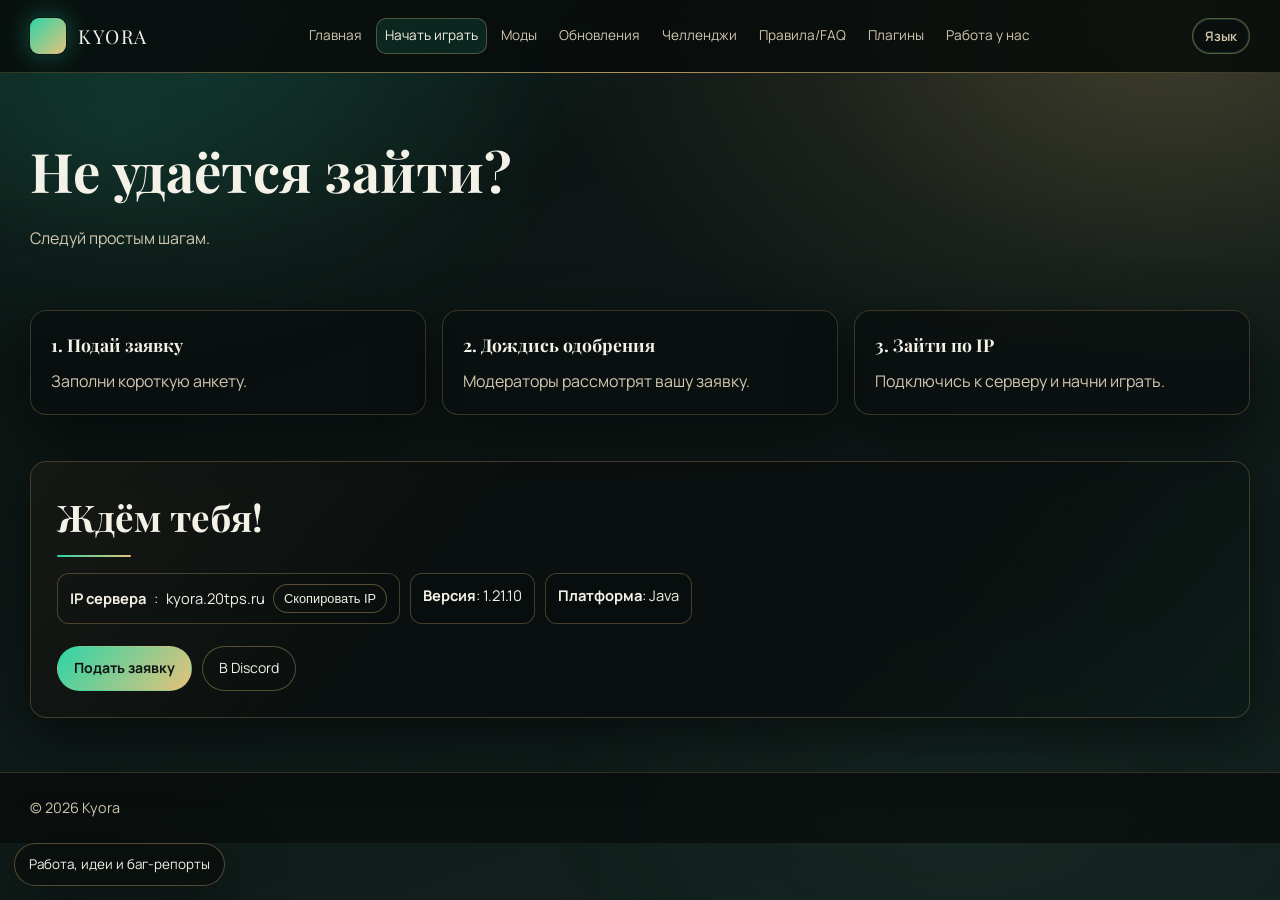
<file: start.html>
﻿<!DOCTYPE html>
<html lang="ru">
<head>
  <meta charset="UTF-8">
  <meta name="viewport" content="width=device-width, initial-scale=1.0">
  <title>Kyora — Начать играть</title>
  <meta name="description" content="Пошаговый онбординг на сервер Kyora: подключение, первые 15 минут, быстрый вход в экономику и комьюнити.">
  <meta name="robots" content="index, follow">
  <meta name="referrer" content="strict-origin-when-cross-origin">
  <meta name="theme-color" content="#1c1930">
  <link rel="canonical" href="https://slimefrozik.github.io/kyora/start.html">
  <meta property="og:type" content="website">
  <meta property="og:title" content="Kyora — Начать играть">
  <meta property="og:description" content="Пошаговый онбординг на сервер Kyora: подключение, первые 15 минут, быстрый вход в экономику и комьюнити.">
  <meta property="og:url" content="https://slimefrozik.github.io/kyora/start.html">
  <meta property="og:site_name" content="Kyora">
  <meta property="og:image" content="https://slimefrozik.github.io/kyora/assets/og-cover.svg">
  <meta property="twitter:card" content="summary_large_image">
  <meta property="twitter:title" content="Kyora — Начать играть">
  <meta property="twitter:description" content="Пошаговый онбординг на сервер Kyora: подключение, первые 15 минут, быстрый вход в экономику и комьюнити.">
  <meta property="twitter:image" content="https://slimefrozik.github.io/kyora/assets/og-cover.svg">
  <link rel="icon" href="assets/favicon.svg" type="image/svg+xml">
  <link rel="preconnect" href="https://fonts.googleapis.com">
  <link rel="preconnect" href="https://fonts.gstatic.com" crossorigin>
  <link href="https://fonts.googleapis.com/css2?family=Playfair+Display:wght@400;500;600;700&family=Manrope:wght@400;500;600;700&display=swap" rel="stylesheet">
  <link rel="stylesheet" href="assets/styles.css">
  <script src="data/telegram-config.js" defer></script>
  <script src="assets/app.js" defer></script>
</head>
<body data-page="start">
  <header class="site-header">
    <div class="container topbar">
      <a class="brand" href="index.html"><span class="brand-mark" aria-hidden="true"></span><span class="brand-text">Kyora</span></a>      <nav class="main-nav" id="primary-nav" aria-label="Main navigation">
        <a href="index.html" data-i18n="nav.home">Главная</a>
        <a href="start.html" aria-current="page" data-i18n="nav.start">Начать играть</a>
        <a href="mods.html" data-i18n="nav.mods">Моды</a>
        <a href="updates.html" data-i18n="nav.updates">Обновления</a>
        <a href="challenges.html" data-i18n="nav.challenges">Челленджи</a>
        <a href="rules.html" data-i18n="nav.rules">Правила/FAQ</a>
        <a href="plugins.html" data-i18n="nav.plugins">Плагины</a>
        <a href="jobs.html" data-i18n="nav.jobs">Работа у нас</a>
      </nav>
      <div class="actions">
        <div class="lang-menu" data-lang-menu>
          <button class="lang-toggle" type="button" data-lang-toggle data-i18n="common.lang" aria-expanded="false">Язык</button>
          <div class="lang-options" role="menu">
            <button type="button" data-lang-switch="ru"><span class="flag">&#127479;&#127482;</span><span>RU</span></button>
            <button type="button" data-lang-switch="ua"><span class="flag">&#127482;&#127462;</span><span>UA</span></button>
            <button type="button" data-lang-switch="be"><span class="flag">&#127463;&#127486;</span><span>BE</span></button>
            <button type="button" data-lang-switch="kk"><span class="flag">&#127472;&#127487;</span><span>KZ</span></button>
          </div>
        </div>
        <a class="pill-btn primary" href="index.html#apply-section" data-i18n="common.apply">Подать заявку</a>
        <a class="pill-btn" data-discord-link target="_blank" rel="noopener noreferrer" data-i18n="common.discord">Discord (скоро)</a>
      </div>
    </div>
  </header>

  <main>
    <section class="page-intro">
      <div class="container">
        <h1 data-i18n="start.title">Не удаётся зайти?</h1>
        <p data-i18n="start.subtitle">Следуй простым шагам.</p>
      </div>
    </section>

    <section class="section">
      <div class="container card-grid">
        <article class="card reveal"><h3 data-i18n="start.s1t">1. Подай заявку</h3><p data-i18n="start.s1d">Заполни короткую анкету.</p></article>
        <article class="card reveal"><h3 data-i18n="start.s2t">2. Дождись одобрения</h3><p data-i18n="start.s2d">Модераторы рассмотрят вашу заявку.</p></article>
        <article class="card reveal"><h3 data-i18n="start.s3t">3. Зайти по IP</h3><p data-i18n="start.s3d">Подключись к серверу и начни играть.</p></article>
      </div>
    </section>

    <section class="section">
      <div class="container">
        <article class="panel reveal">
          <h2 class="section-title" data-i18n="start.quickInfoTitle">Ждём тебя!</h2>
          <div class="stat-row">
            <div class="stat is-row"><strong data-i18n="common.serverIpLabel">IP сервера</strong>: <span data-server-ip>kyora.20tps.ru</span><button class="pill-btn is-compact" type="button" data-copy-ip data-i18n="common.copyIp">Скопировать IP</button></div>
            <div class="stat"><strong data-i18n="common.versionLabel">Версия</strong>: <span data-server-version>1.21.10</span></div>
            <div class="stat"><strong data-i18n="common.platformLabel">Платформа</strong>: <span data-server-platform>Java</span></div>
          </div>
          <div class="cta-row">
            <a class="pill-btn primary" href="index.html#apply-section" data-i18n="common.apply">Подать заявку</a>
            <a class="pill-btn" data-discord-link target="_blank" rel="noopener noreferrer" data-i18n="common.discord">Discord (скоро)</a>
          </div>
        </article>
      </div>
    </section>
  </main>

  <footer class="site-footer">
    <div class="container footer-inner">
      <span>© 2026 Kyora</span>
    </div>
  </footer>

  <div class="toast" id="toast" role="status" aria-live="polite"></div>
</body>
</html>
</file>
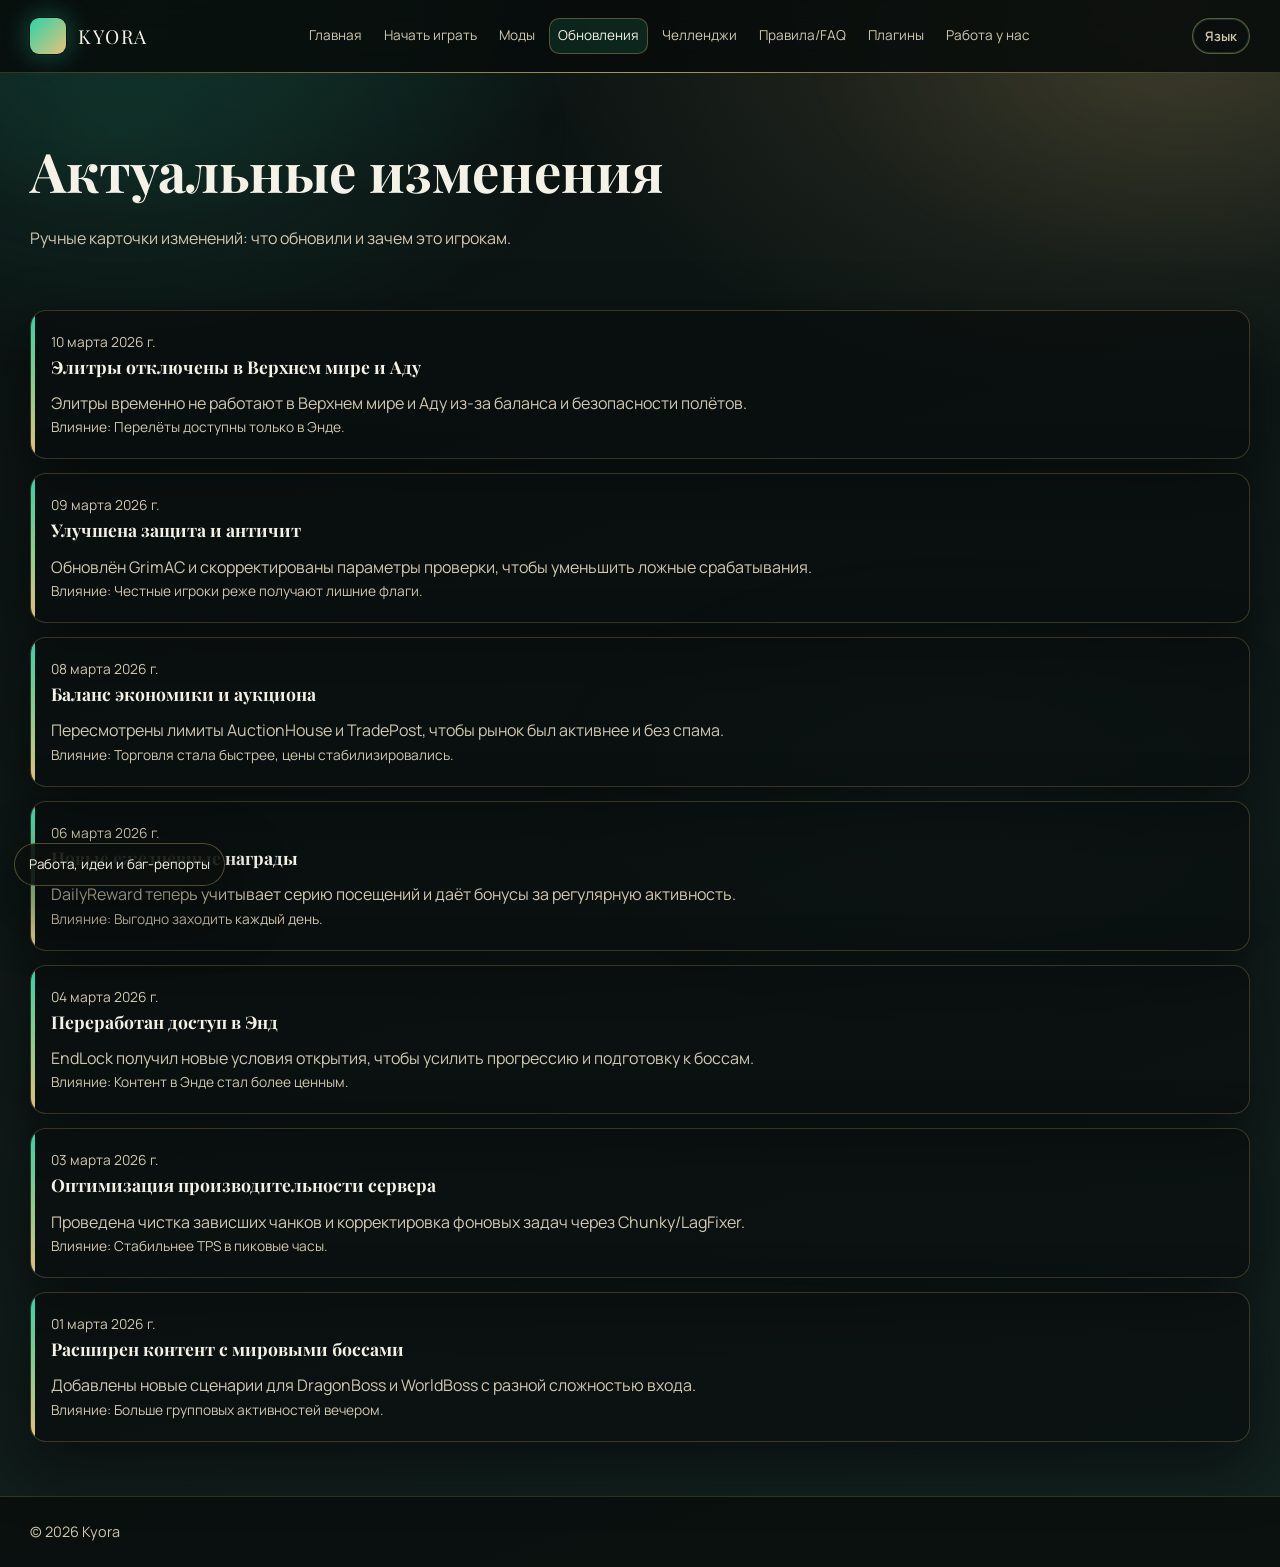
<file: updates.html>
﻿<!DOCTYPE html>
<html lang="ru">
<head>
  <meta charset="UTF-8">
  <meta name="viewport" content="width=device-width, initial-scale=1.0">
  <title>Kyora — Актуальные обновления</title>
  <meta name="description" content="Свежие изменения на сервере Kyora: баланс, производительность, экономика, боссы, правила.">
  <meta name="robots" content="index, follow">
  <meta name="referrer" content="strict-origin-when-cross-origin">
  <meta name="theme-color" content="#1c1930">
  <link rel="canonical" href="https://slimefrozik.github.io/kyora/updates.html">
  <meta property="og:type" content="website">
  <meta property="og:title" content="Kyora — Актуальные обновления">
  <meta property="og:description" content="Свежие изменения на сервере Kyora: баланс, производительность, экономика, боссы, правила.">
  <meta property="og:url" content="https://slimefrozik.github.io/kyora/updates.html">
  <meta property="og:site_name" content="Kyora">
  <meta property="og:image" content="https://slimefrozik.github.io/kyora/assets/og-cover.svg">
  <meta property="twitter:card" content="summary_large_image">
  <meta property="twitter:title" content="Kyora — Актуальные обновления">
  <meta property="twitter:description" content="Свежие изменения на сервере Kyora: баланс, производительность, экономика, боссы, правила.">
  <meta property="twitter:image" content="https://slimefrozik.github.io/kyora/assets/og-cover.svg">
  <link rel="icon" href="assets/favicon.svg" type="image/svg+xml">
  <link rel="preconnect" href="https://fonts.googleapis.com">
  <link rel="preconnect" href="https://fonts.gstatic.com" crossorigin>
  <link href="https://fonts.googleapis.com/css2?family=Playfair+Display:wght@400;500;600;700&family=Manrope:wght@400;500;600;700&display=swap" rel="stylesheet">
  <link rel="stylesheet" href="assets/styles.css">
  <script src="data/telegram-config.js" defer></script>
  <script src="assets/app.js" defer></script>
</head>
<body data-page="updates">
  <header class="site-header">
    <div class="container topbar">
      <a class="brand" href="index.html"><span class="brand-mark" aria-hidden="true"></span><span class="brand-text">Kyora</span></a>      <nav class="main-nav" id="primary-nav" aria-label="Main navigation">
        <a href="index.html" data-i18n="nav.home">Главная</a>
        <a href="start.html" data-i18n="nav.start">Начать играть</a>
        <a href="mods.html" data-i18n="nav.mods">Моды</a>
        <a href="updates.html" aria-current="page" data-i18n="nav.updates">Обновления</a>
        <a href="challenges.html" data-i18n="nav.challenges">Челленджи</a>
        <a href="rules.html" data-i18n="nav.rules">Правила/FAQ</a>
        <a href="plugins.html" data-i18n="nav.plugins">Плагины</a>
        <a href="jobs.html" data-i18n="nav.jobs">Работа у нас</a>
      </nav>
      <div class="actions">
        <div class="lang-menu" data-lang-menu>
          <button class="lang-toggle" type="button" data-lang-toggle data-i18n="common.lang" aria-expanded="false">Язык</button>
          <div class="lang-options" role="menu">
            <button type="button" data-lang-switch="ru"><span class="flag">&#127479;&#127482;</span><span>RU</span></button>
            <button type="button" data-lang-switch="ua"><span class="flag">&#127482;&#127462;</span><span>UA</span></button>
            <button type="button" data-lang-switch="be"><span class="flag">&#127463;&#127486;</span><span>BE</span></button>
            <button type="button" data-lang-switch="kk"><span class="flag">&#127472;&#127487;</span><span>KZ</span></button>
          </div>
        </div>
        <a class="pill-btn primary" href="index.html#apply-section" data-i18n="common.apply">Подать заявку</a>
        <a class="pill-btn" data-discord-link target="_blank" rel="noopener noreferrer" data-i18n="common.discord">Discord (скоро)</a>
      </div>
    </div>
  </header>

  <main>
    <section class="page-intro">
      <div class="container">
        <h1 data-i18n="updates.title">Актуальные изменения</h1>
        <p data-i18n="updates.subtitle">Ручные карточки изменений: что обновили и зачем это игрокам.</p>
      </div>
    </section>

    <section class="section">
      <div class="container timeline" id="updates-list"></div>
    </section>
  </main>

  <footer class="site-footer">
    <div class="container footer-inner">
      <span>© 2026 Kyora</span>
    </div>
  </footer>

  <div class="toast" id="toast" role="status" aria-live="polite"></div>
</body>
</html>
</file>
<file: assets/styles.css>
﻿:root {
  --bg-1: #0b1110;
  --bg-2: #0f1a18;
  --bg-3: #13221f;
  --paper: #f6f1e6;
  --ink: #101513;
  --text: #f4f1e7;
  --text-muted: #d2c7b0;
  --accent: #2dd4a7;
  --accent-2: #e6c27a;
  --line: rgba(230, 194, 122, 0.28);
  --card: rgba(9, 14, 13, 0.78);
  --ok: #8ee0c2;
  --warn: #e9b86a;
  --max-width: 1220px;
  --radius: 16px;
  --shadow: 0 22px 58px rgba(4, 7, 6, 0.6);
  --font-body: "Manrope", "Segoe UI", sans-serif;
  --font-display: "Playfair Display", "Times New Roman", serif;
}

* {
  box-sizing: border-box;
}

html {
  scroll-behavior: smooth;
}

body {
  margin: 0;
  color: var(--text);
  font-family: var(--font-body);
  line-height: 1.6;
  background:
    radial-gradient(900px 520px at 12% -6%, rgba(45, 212, 167, 0.18), transparent 60%),
    radial-gradient(960px 640px at 88% 0%, rgba(230, 194, 122, 0.16), transparent 62%),
    linear-gradient(160deg, var(--bg-1) 0%, var(--bg-2) 55%, var(--bg-3) 100%);
  min-height: 100vh;
}

body::before {
  content: "";
  position: fixed;
  inset: 0;
  pointer-events: none;
  opacity: 0.04;
  background-image:
    linear-gradient(0deg, rgba(255, 255, 255, 0.08) 1px, transparent 1px),
    linear-gradient(90deg, rgba(255, 255, 255, 0.05) 1px, transparent 1px);
  background-size: 26px 26px;
}

body::after {
  content: "";
  position: fixed;
  inset: -18%;
  pointer-events: none;
  z-index: -1;
  opacity: 0.35;
  background:
    radial-gradient(38% 30% at 20% 24%, rgba(45, 212, 167, 0.3), transparent 70%),
    radial-gradient(32% 26% at 82% 18%, rgba(230, 194, 122, 0.26), transparent 72%),
    radial-gradient(34% 28% at 68% 78%, rgba(71, 138, 120, 0.22), transparent 72%);
  animation: auroraDrift 18s ease-in-out infinite alternate;
}

@keyframes auroraDrift {
  from { transform: translate3d(-1.4%, -1.2%, 0) scale(1); }
  to { transform: translate3d(1.6%, 1.2%, 0) scale(1.04); }
}

img {
  max-width: 100%;
  display: block;
}

a {
  color: inherit;
}

.container {
  width: min(var(--max-width), calc(100% - 32px));
  margin: 0 auto;
}

.site-header {
  position: sticky;
  top: 0;
  z-index: 50;
  backdrop-filter: blur(12px);
  background: rgba(8, 12, 11, 0.86);
  border-bottom: 1px solid rgba(230, 194, 122, 0.2);
}

.site-header::after {
  content: "";
  position: absolute;
  left: 0;
  right: 0;
  bottom: -1px;
  height: 1px;
  pointer-events: none;
  background: linear-gradient(90deg, transparent, rgba(230, 194, 122, 0.7), transparent);
}

.topbar {
  display: flex;
  align-items: center;
  justify-content: space-between;
  gap: 12px;
  min-height: 72px;
  flex-wrap: wrap;
}

.brand {
  display: inline-flex;
  align-items: center;
  gap: 12px;
  text-decoration: none;
}

.brand-mark {
  width: 36px;
  height: 36px;
  border-radius: 9px;
  background: linear-gradient(135deg, var(--accent), var(--accent-2));
  box-shadow: 0 0 0 1px rgba(0, 0, 0, 0.45), 0 0 26px rgba(45, 212, 167, 0.4);
}

.brand-text {
  font-family: var(--font-display);
  font-size: 1.2rem;
  letter-spacing: 0.08em;
  text-transform: uppercase;
}

.main-nav {
  display: flex;
  align-items: center;
  gap: 6px;
  flex-wrap: wrap;
  white-space: normal;
  flex: 1 1 520px;
  min-width: 0;
  justify-content: center;
  overflow: visible;
}

.main-nav a {
  text-decoration: none;
  color: var(--text-muted);
  font-size: 0.88rem;
  padding: 8px 10px;
  border-radius: 10px;
  transition: 180ms ease;
}

.main-nav a:hover,
.main-nav a[aria-current="page"] {
  color: var(--text);
  background: rgba(45, 212, 167, 0.12);
  border: 1px solid rgba(230, 194, 122, 0.32);
}

.actions {
  display: flex;
  align-items: center;
  gap: 8px;
  flex-wrap: nowrap;
  justify-content: flex-end;
  flex: 0 0 auto;
}

.site-header .actions .pill-btn.primary,
.site-header .actions a[data-discord-link] {
  display: none;
}

.lang-menu {
  position: relative;
  display: inline-flex;
  align-items: center;
}

.lang-toggle {
  border: 1px solid rgba(230, 194, 122, 0.4);
  background: rgba(10, 16, 14, 0.8);
  color: var(--text-muted);
  padding: 8px 12px;
  border-radius: 999px;
  font-family: inherit;
  font-size: 0.82rem;
  font-weight: 600;
  cursor: pointer;
  box-shadow: inset 0 0 0 1px rgba(45, 212, 167, 0.2);
}

.lang-menu.is-open .lang-toggle {
  color: #0f1513;
  background: linear-gradient(90deg, var(--accent), var(--accent-2));
}

.lang-options {
  position: absolute;
  top: calc(100% + 10px);
  right: 0;
  display: grid;
  gap: 6px;
  padding: 8px;
  border-radius: 14px;
  border: 1px solid rgba(230, 194, 122, 0.35);
  background: rgba(8, 12, 11, 0.96);
  box-shadow: var(--shadow);
  opacity: 0;
  transform: translateY(-6px);
  pointer-events: none;
  transition: 180ms ease;
  min-width: 150px;
  z-index: 40;
}

.lang-menu.is-open .lang-options {
  opacity: 1;
  transform: translateY(0);
  pointer-events: auto;
}

.lang-options button {
  border: 0;
  background: transparent;
  color: var(--text-muted);
  padding: 6px 10px;
  width: 100%;
  cursor: pointer;
  font-family: inherit;
  font-size: 0.82rem;
  font-weight: 600;
  line-height: 1.1;
  display: inline-flex;
  align-items: center;
  gap: 8px;
  border-radius: 999px;
  justify-content: flex-start;
}

.lang-options button.active {
  color: #0f1513;
  background: linear-gradient(90deg, var(--accent), var(--accent-2));
}

.lang-options .flag {
  font-size: 0.95rem;
  line-height: 1;
}

.pill-btn {
  border: 1px solid rgba(230, 194, 122, 0.35);
  background: rgba(10, 16, 14, 0.8);
  color: var(--text);
  border-radius: 999px;
  padding: 10px 16px;
  text-decoration: none;
  font-size: 0.88rem;
  cursor: pointer;
  transition: 180ms ease;
}

.pill-btn:hover {
  border-color: rgba(230, 194, 122, 0.9);
  box-shadow: 0 10px 20px rgba(6, 10, 9, 0.45);
}

.pill-btn.primary {
  background: linear-gradient(130deg, var(--accent), var(--accent-2));
  border-color: transparent;
  color: #0f1513;
  font-weight: 700;
  position: relative;
  overflow: hidden;
}

.pill-btn.primary::after {
  content: "";
  position: absolute;
  inset: 0;
  transform: translateX(-110%);
  background: linear-gradient(102deg, transparent 35%, rgba(255, 255, 255, 0.45) 50%, transparent 65%);
}

.pill-btn.primary:hover::after {
  animation: btnSweep 700ms ease;
}

.pill-btn.is-compact {
  padding: 6px 10px;
  font-size: 0.8rem;
}

@keyframes btnSweep {
  to {
    transform: translateX(110%);
  }
}

.hero {
  padding: 84px 0 52px;
}

.hero-grid {
  display: grid;
  grid-template-columns: 1.2fr 0.8fr;
  gap: 26px;
  align-items: stretch;
}

.panel {
  background: var(--card);
  border: 1px solid rgba(230, 194, 122, 0.25);
  border-radius: var(--radius);
  padding: 26px;
  box-shadow: var(--shadow);
  position: relative;
  overflow: clip;
}

.panel::before {
  content: "";
  position: absolute;
  inset: 0;
  pointer-events: none;
  background: linear-gradient(130deg, rgba(230, 194, 122, 0.12), transparent 35%, transparent 70%, rgba(45, 212, 167, 0.12));
  opacity: 0.45;
  transition: opacity 260ms ease;
}

.panel:hover::before {
  opacity: 0.7;
}

.react-spotlight-badge {
  margin: 0 0 10px;
  display: inline-flex;
  padding: 4px 10px;
  border-radius: 999px;
  border: 1px solid rgba(230, 194, 122, 0.5);
  color: var(--text-muted);
  font-size: 0.82rem;
}

.react-spotlight-title {
  margin: 0 0 8px;
  font-family: var(--font-display);
  font-size: clamp(1.6rem, 3.8vw, 2.4rem);
}

.react-spotlight-subtitle {
  margin: 0 0 14px;
  color: var(--text-muted);
}

.react-spotlight-tabs {
  display: flex;
  flex-wrap: wrap;
  gap: 8px;
  margin-bottom: 12px;
}

.react-spotlight-tabs button {
  border: 1px solid rgba(230, 194, 122, 0.32);
  background: rgba(12, 18, 16, 0.72);
  color: var(--text);
  border-radius: 999px;
  padding: 8px 12px;
  cursor: pointer;
  font-family: inherit;
}

.react-spotlight-tabs button.is-active {
  border-color: rgba(230, 194, 122, 0.85);
  background: rgba(45, 212, 167, 0.16);
}

.react-spotlight-points {
  margin: 0;
  padding-left: 20px;
  display: grid;
  gap: 7px;
  color: var(--text);
}

.react-spotlight-cta {
  margin-top: 14px;
  display: inline-flex;
  text-decoration: none;
  border-radius: 12px;
  padding: 10px 14px;
  color: #0f1513;
  font-weight: 700;
  background: linear-gradient(130deg, var(--accent), var(--accent-2));
}

.crest {
  font-family: var(--font-display);
  font-size: clamp(2.2rem, 5.2vw, 4.2rem);
  line-height: 1.08;
  margin: 0 0 14px;
  letter-spacing: 0.02em;
}

.subtitle {
  color: var(--text-muted);
  font-size: 1.05rem;
  max-width: 62ch;
  margin: 0 0 18px;
}

.stat-row {
  display: flex;
  flex-wrap: wrap;
  gap: 10px;
  margin-top: 16px;
}

.stat {
  padding: 10px 12px;
  border: 1px solid rgba(230, 194, 122, 0.28);
  border-radius: 12px;
  background: rgba(9, 14, 13, 0.55);
  font-size: 0.92rem;
}

.stat.is-row {
  display: flex;
  align-items: center;
  flex-wrap: wrap;
  gap: 8px;
}

.cta-row {
  display: flex;
  flex-wrap: wrap;
  gap: 10px;
  margin-top: 22px;
}

.section {
  padding: 34px 0 12px;
}

.section-title {
  margin: 0 0 14px;
  font-family: var(--font-display);
  font-size: clamp(1.6rem, 3.1vw, 2.3rem);
  position: relative;
  padding-bottom: 10px;
}

.section-title::after {
  content: "";
  position: absolute;
  left: 0;
  bottom: 0;
  width: 74px;
  height: 2px;
  background: linear-gradient(90deg, var(--accent), var(--accent-2));
  border-radius: 999px;
}

.section-subtitle {
  margin: 0 0 22px;
  color: var(--text-muted);
}

.feature-grid,
.card-grid {
  display: grid;
  grid-template-columns: repeat(3, minmax(0, 1fr));
  gap: 16px;
}

.card {
  background: rgba(9, 14, 13, 0.7);
  border: 1px solid rgba(230, 194, 122, 0.22);
  border-radius: 16px;
  padding: 20px;
  box-shadow: var(--shadow);
  transition: transform 220ms ease, border-color 220ms ease, box-shadow 220ms ease;
}

.card:hover {
  transform: translateY(-3px);
  border-color: rgba(230, 194, 122, 0.6);
  box-shadow: 0 16px 38px rgba(3, 5, 4, 0.5), 0 0 0 1px rgba(230, 194, 122, 0.14) inset;
}

.card h3,
.card h4 {
  margin-top: 0;
  margin-bottom: 10px;
  font-family: var(--font-display);
  font-size: 1.1rem;
}

.card p {
  margin: 0;
  color: var(--text-muted);
}

.gallery {
  display: grid;
  grid-template-columns: repeat(12, minmax(0, 1fr));
  grid-auto-rows: 90px;
  gap: 12px;
}

.gallery figure {
  margin: 0;
  position: relative;
  cursor: zoom-in;
  border-radius: 14px;
  overflow: hidden;
  border: 1px solid rgba(230, 194, 122, 0.25);
  background: rgba(0, 0, 0, 0.25);
  transition: transform 240ms ease, border-color 240ms ease, box-shadow 240ms ease;
}

.gallery figure:hover {
  transform: translateY(-3px);
  border-color: rgba(230, 194, 122, 0.76);
  box-shadow: 0 16px 36px rgba(4, 6, 5, 0.6);
}

.gallery img {
  width: 100%;
  height: 100%;
  object-fit: cover;
  transition: transform 780ms ease;
}

.gallery figure:hover img {
  transform: scale(1.06);
}

.gallery figcaption {
  position: absolute;
  left: 0;
  right: 0;
  bottom: 0;
  font-size: 0.88rem;
  color: #f6eedf;
  padding: 14px 12px 10px;
  border-top: 0;
  background: linear-gradient(to top, rgba(5, 8, 8, 0.9), rgba(5, 8, 8, 0));
  text-shadow: 0 2px 8px rgba(0, 0, 0, 0.75);
}

.gallery .shot-1 {
  grid-column: span 7;
  grid-row: span 4;
}

.gallery .shot-2,
.gallery .shot-3 {
  grid-column: span 5;
  grid-row: span 2;
}

.gallery .shot-4 {
  grid-column: span 4;
  grid-row: span 3;
}

.gallery .shot-5 {
  grid-column: span 8;
  grid-row: span 3;
}

.lightbox {
  position: fixed;
  inset: 0;
  z-index: 120;
  display: none;
  align-items: center;
  justify-content: center;
  padding: 18px;
  background: rgba(6, 5, 12, 0.86);
  backdrop-filter: blur(6px);
}

.lightbox.open {
  display: flex;
}

.lightbox img {
  width: min(1280px, 94vw);
  max-height: 82vh;
  object-fit: contain;
  border-radius: 14px;
  border: 1px solid rgba(255, 255, 255, 0.25);
  box-shadow: 0 24px 54px rgba(0, 0, 0, 0.7);
}

.lightbox button {
  position: absolute;
  top: 14px;
  right: 14px;
  border: 1px solid rgba(230, 194, 122, 0.35);
  border-radius: 999px;
  background: rgba(12, 18, 16, 0.86);
  color: var(--text);
  width: 40px;
  height: 40px;
  font-size: 1.2rem;
  cursor: pointer;
}

.form-grid {
  display: grid;
  grid-template-columns: repeat(2, minmax(0, 1fr));
  gap: 14px;
}

label {
  display: grid;
  gap: 8px;
  font-size: 0.92rem;
}

input,
textarea,
select {
  width: 100%;
  border: 1px solid rgba(230, 194, 122, 0.32);
  border-radius: 12px;
  padding: 12px 12px;
  background: rgba(10, 16, 14, 0.75);
  color: var(--text);
  font-family: inherit;
  font-size: 0.98rem;
}

textarea {
  min-height: 120px;
  resize: vertical;
}

textarea[readonly] {
  min-height: 145px;
  background: rgba(12, 18, 16, 0.88);
}

.field-full {
  grid-column: 1 / -1;
}

.form-note {
  margin-top: 10px;
  min-height: 1.4em;
  font-size: 0.92rem;
  color: var(--warn);
}

.stack {
  display: grid;
  gap: 14px;
}

.badge {
  display: inline-flex;
  align-items: center;
  border-radius: 999px;
  padding: 4px 9px;
  font-size: 0.78rem;
  border: 1px solid rgba(230, 194, 122, 0.35);
  color: var(--text-muted);
  background: rgba(255, 255, 255, 0.03);
}

.tag-row {
  display: flex;
  flex-wrap: wrap;
  gap: 6px;
  margin-top: 12px;
}

.meta {
  font-size: 0.86rem;
  color: var(--text-muted);
}

.page-intro {
  padding: 54px 0 24px;
}

.page-intro h1 {
  margin: 0 0 12px;
  font-family: var(--font-display);
  font-size: clamp(2.2rem, 5vw, 3.4rem);
}

.page-intro p {
  margin: 0;
  color: var(--text-muted);
}

.filters {
  display: grid;
  grid-template-columns: 1.2fr 0.8fr;
  gap: 12px;
  margin-bottom: 18px;
}

.mods-grid {
  display: grid;
  grid-template-columns: repeat(2, minmax(0, 1fr));
  gap: 14px;
}

.link-btn {
  display: inline-flex;
  align-items: center;
  justify-content: center;
  gap: 8px;
  border-radius: 12px;
  border: 1px solid rgba(230, 194, 122, 0.35);
  text-decoration: none;
  color: var(--text);
  background: rgba(45, 212, 167, 0.12);
  padding: 10px 12px;
  margin-top: 12px;
  font-size: 0.92rem;
}

.link-btn:hover {
  border-color: rgba(230, 194, 122, 0.85);
  background: rgba(45, 212, 167, 0.2);
}

.timeline {
  display: grid;
  gap: 14px;
}

.timeline .card {
  position: relative;
  overflow: hidden;
}

.timeline .card::before {
  content: "";
  position: absolute;
  inset: 0 auto 0 0;
  width: 4px;
  background: linear-gradient(to bottom, var(--accent), var(--accent-2));
}

.challenge-box {
  display: grid;
  gap: 14px;
}

.challenge-actions,
.challenge-result-actions {
  display: flex;
  flex-wrap: wrap;
  gap: 10px;
}

.challenge-actions .pill-btn.primary {
  min-width: 0;
  width: 100%;
  flex: 1 1 100%;
}

.challenge-result {
  border: 1px dashed rgba(230, 194, 122, 0.6);
  border-radius: 12px;
  padding: 16px;
  background: rgba(10, 16, 14, 0.55);
}

.challenge-title {
  margin: 0 0 8px;
  font-family: var(--font-display);
}

.challenge-text {
  margin: 0;
  color: var(--text);
}

.challenge-badge {
  display: inline-flex;
  align-items: center;
  width: fit-content;
  margin: 12px 0 10px;
  padding: 5px 11px;
  border-radius: 999px;
  border: 1px solid rgba(230, 194, 122, 0.55);
  background: rgba(230, 194, 122, 0.14);
  color: var(--text);
  font-weight: 600;
}

.challenge-badge.is-easy {
  border-color: rgba(123, 196, 127, 0.7);
  background: rgba(123, 196, 127, 0.16);
}

.challenge-badge.is-medium {
  border-color: rgba(230, 194, 122, 0.7);
  background: rgba(230, 194, 122, 0.18);
}

.challenge-badge.is-hard {
  border-color: rgba(155, 100, 230, 0.8);
  background: rgba(155, 100, 230, 0.2);
}

.challenge-note {
  margin: 10px 0 0;
  color: var(--text-muted);
  font-size: 0.9rem;
}

.challenge-streak {
  margin: 8px 0 0;
  font-size: 0.9rem;
  color: var(--text-muted);
}

.rules-list {
  margin: 0;
  padding-left: 20px;
  display: grid;
  gap: 10px;
}

details {
  border: 1px solid rgba(230, 194, 122, 0.32);
  border-radius: 12px;
  background: rgba(10, 16, 14, 0.65);
  padding: 10px 14px;
}

summary {
  cursor: pointer;
  font-weight: 700;
}

details p {
  color: var(--text-muted);
}

.plugins-table-wrap {
  overflow-x: auto;
  border: 1px solid rgba(230, 194, 122, 0.32);
  border-radius: 12px;
}

table {
  width: 100%;
  border-collapse: collapse;
  min-width: 760px;
  background: rgba(10, 16, 14, 0.65);
}

th,
td {
  padding: 12px;
  border-bottom: 1px solid rgba(230, 194, 122, 0.22);
  text-align: left;
  font-size: 0.92rem;
}

th {
  font-family: var(--font-display);
  color: var(--text-muted);
  background: rgba(255, 255, 255, 0.03);
}

tr:hover td {
  background: rgba(45, 212, 167, 0.08);
}

.empty-state {
  color: var(--text-muted);
  padding: 12px;
  text-align: center;
}

.site-footer {
  margin-top: 42px;
  border-top: 1px solid rgba(230, 194, 122, 0.2);
  background: rgba(8, 12, 11, 0.75);
}

.footer-inner {
  min-height: 70px;
  display: flex;
  align-items: center;
  justify-content: space-between;
  gap: 10px;
  flex-wrap: wrap;
  color: var(--text-muted);
  font-size: 0.9rem;
}

.toast {
  position: fixed;
  right: 16px;
  bottom: 16px;
  z-index: 90;
  min-width: 240px;
  max-width: min(420px, calc(100% - 32px));
  border: 1px solid rgba(230, 194, 122, 0.32);
  border-radius: 12px;
  background: rgba(10, 16, 14, 0.95);
  color: var(--text);
  padding: 12px 14px;
  box-shadow: var(--shadow);
  transform: translateY(20px);
  opacity: 0;
  pointer-events: none;
  transition: 220ms ease;
}

.toast.show {
  transform: translateY(0);
  opacity: 1;
}

.feedback-fab {
  position: fixed;
  left: 14px;
  bottom: 14px;
  z-index: 72;
  display: inline-flex;
  align-items: center;
  border: 1px solid rgba(230, 194, 122, 0.32);
  border-radius: 999px;
  padding: 10px 14px;
  background: rgba(10, 16, 14, 0.9);
  color: var(--text);
  text-decoration: none;
  font-size: 0.84rem;
  box-shadow: var(--shadow);
}

.feedback-fab:hover {
  border-color: rgba(230, 194, 122, 0.8);
}

.reveal {
  opacity: 1;
  transform: none;
}

.js-enabled .reveal {
  opacity: 0;
  transform: translateY(18px);
  transition: 380ms ease;
}

.js-enabled .reveal.visible {
  opacity: 1;
  transform: translateY(0);
}

@media (max-width: 1400px) {
  .main-nav a {
    padding: 6px 8px;
    font-size: 0.85rem;
  }
}

@media (max-width: 1600px) {
  .actions [data-copy-ip] {
    display: none;
  }
}

@media (max-width: 1080px) {
  .topbar {
    align-items: flex-start;
  }

  .brand {
    order: 1;
  }

  .actions {
    order: 2;
    width: 100%;
    justify-content: flex-start;
  }

  .main-nav {
    order: 3;
    width: 100%;
    justify-content: flex-start;
  }

  .hero-grid,
  .feature-grid,
  .card-grid,
  .gallery,
  .form-grid,
  .mods-grid {
    grid-template-columns: repeat(2, minmax(0, 1fr));
  }

  .gallery {
    grid-template-columns: repeat(6, minmax(0, 1fr));
    grid-auto-rows: 84px;
  }

  .gallery .shot-1,
  .gallery .shot-2,
  .gallery .shot-3,
  .gallery .shot-4,
  .gallery .shot-5 {
    grid-column: span 3;
    grid-row: span 2;
  }
}

@media (max-width: 760px) {
  main {
    padding-bottom: 74px;
  }

  .actions {
    gap: 6px;
    justify-content: flex-start;
  }

  .hero {
    padding-top: 46px;
  }

  .hero-grid,
  .feature-grid,
  .card-grid,
  .gallery,
  .form-grid,
  .mods-grid,
  .filters {
    grid-template-columns: 1fr;
  }

  .challenge-actions .pill-btn,
  .challenge-result-actions .pill-btn {
    width: 100%;
    justify-content: center;
  }

  .gallery {
    grid-template-columns: 1fr;
    grid-auto-rows: auto;
  }

  .gallery .shot-1,
  .gallery .shot-2,
  .gallery .shot-3,
  .gallery .shot-4,
  .gallery .shot-5 {
    grid-column: auto;
    grid-row: auto;
  }

  .gallery img {
    aspect-ratio: 16 / 9;
  }

  .actions [data-copy-ip] {
    display: none;
  }

  .feedback-fab {
    left: 8px;
    bottom: calc(8px + env(safe-area-inset-bottom, 0px));
    padding: 8px 11px;
    font-size: 0.8rem;
  }

  .footer-inner {
    align-items: flex-start;
  }
}

@media (prefers-reduced-motion: reduce) {
  *, *::before, *::after {
    animation: none !important;
    transition: none !important;
    scroll-behavior: auto !important;
  }

  .js-enabled .reveal {
    opacity: 1;
    transform: none;
  }
}
</file>
